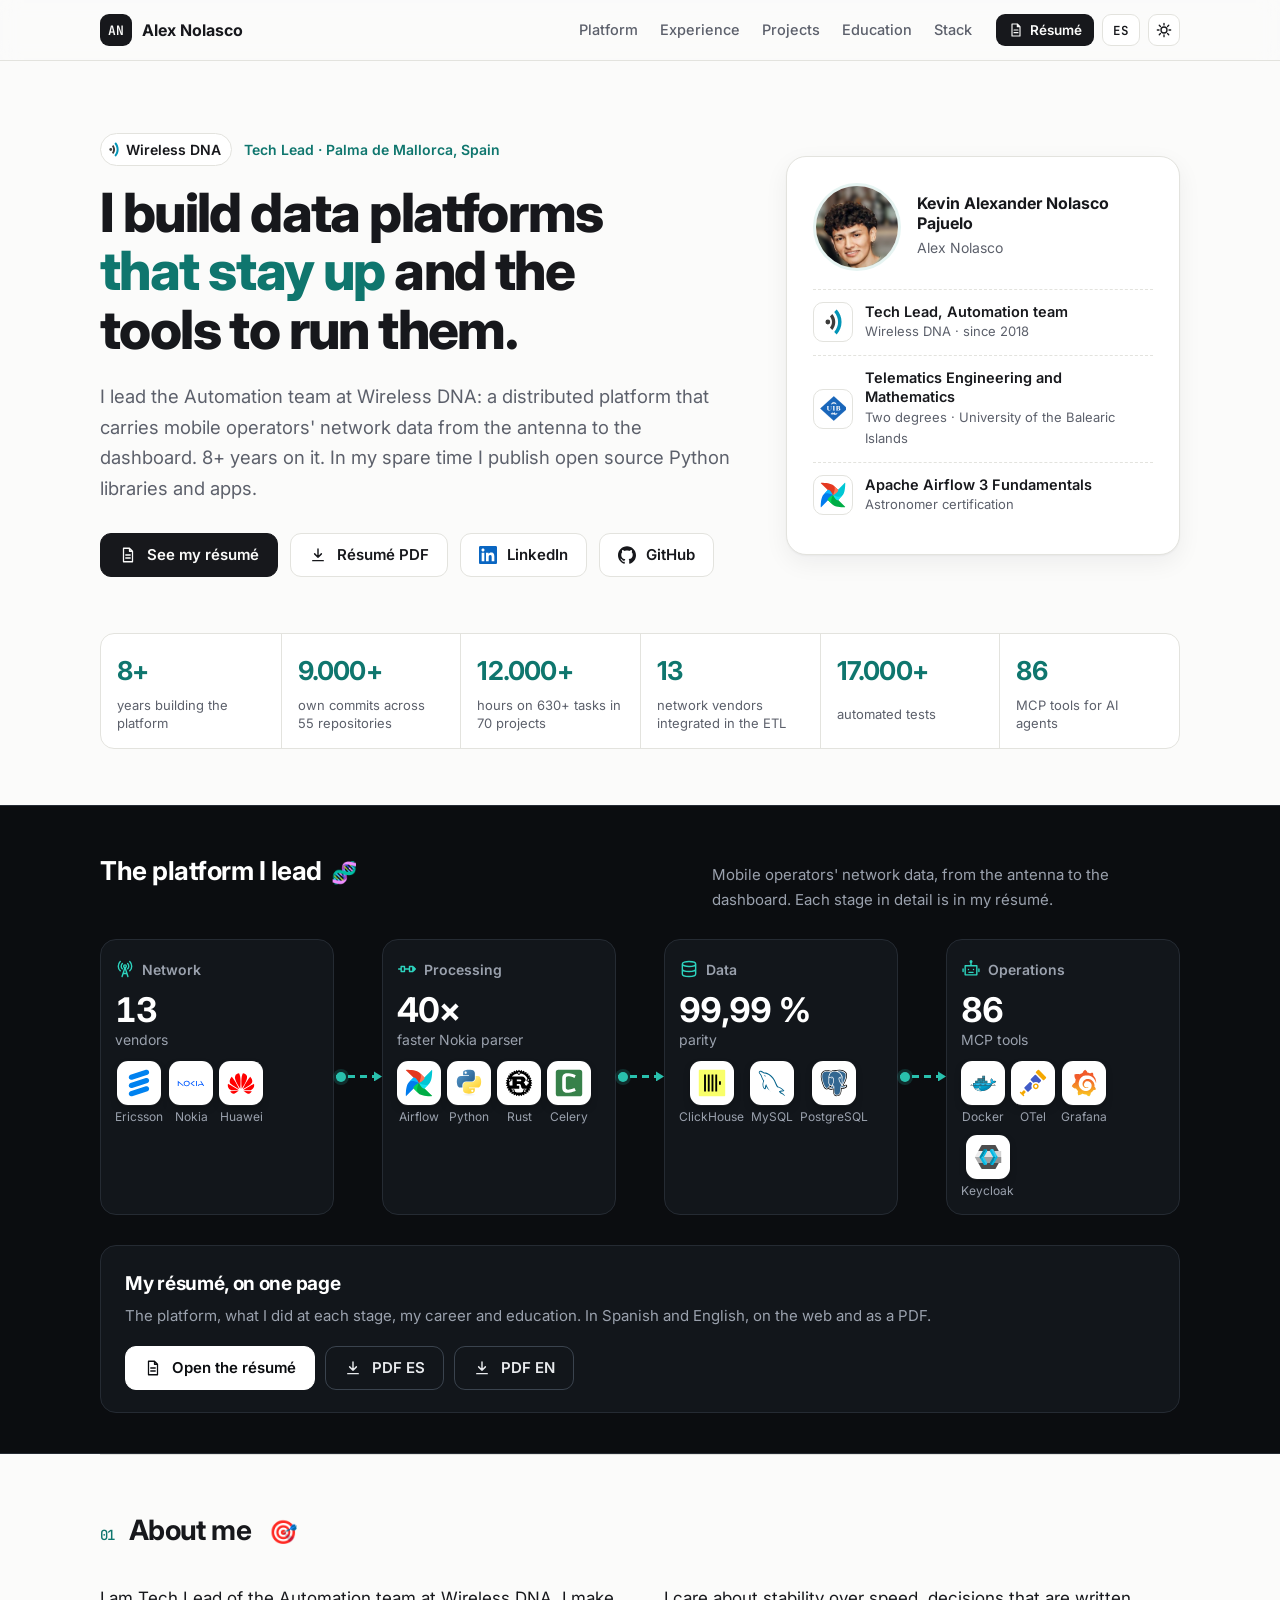
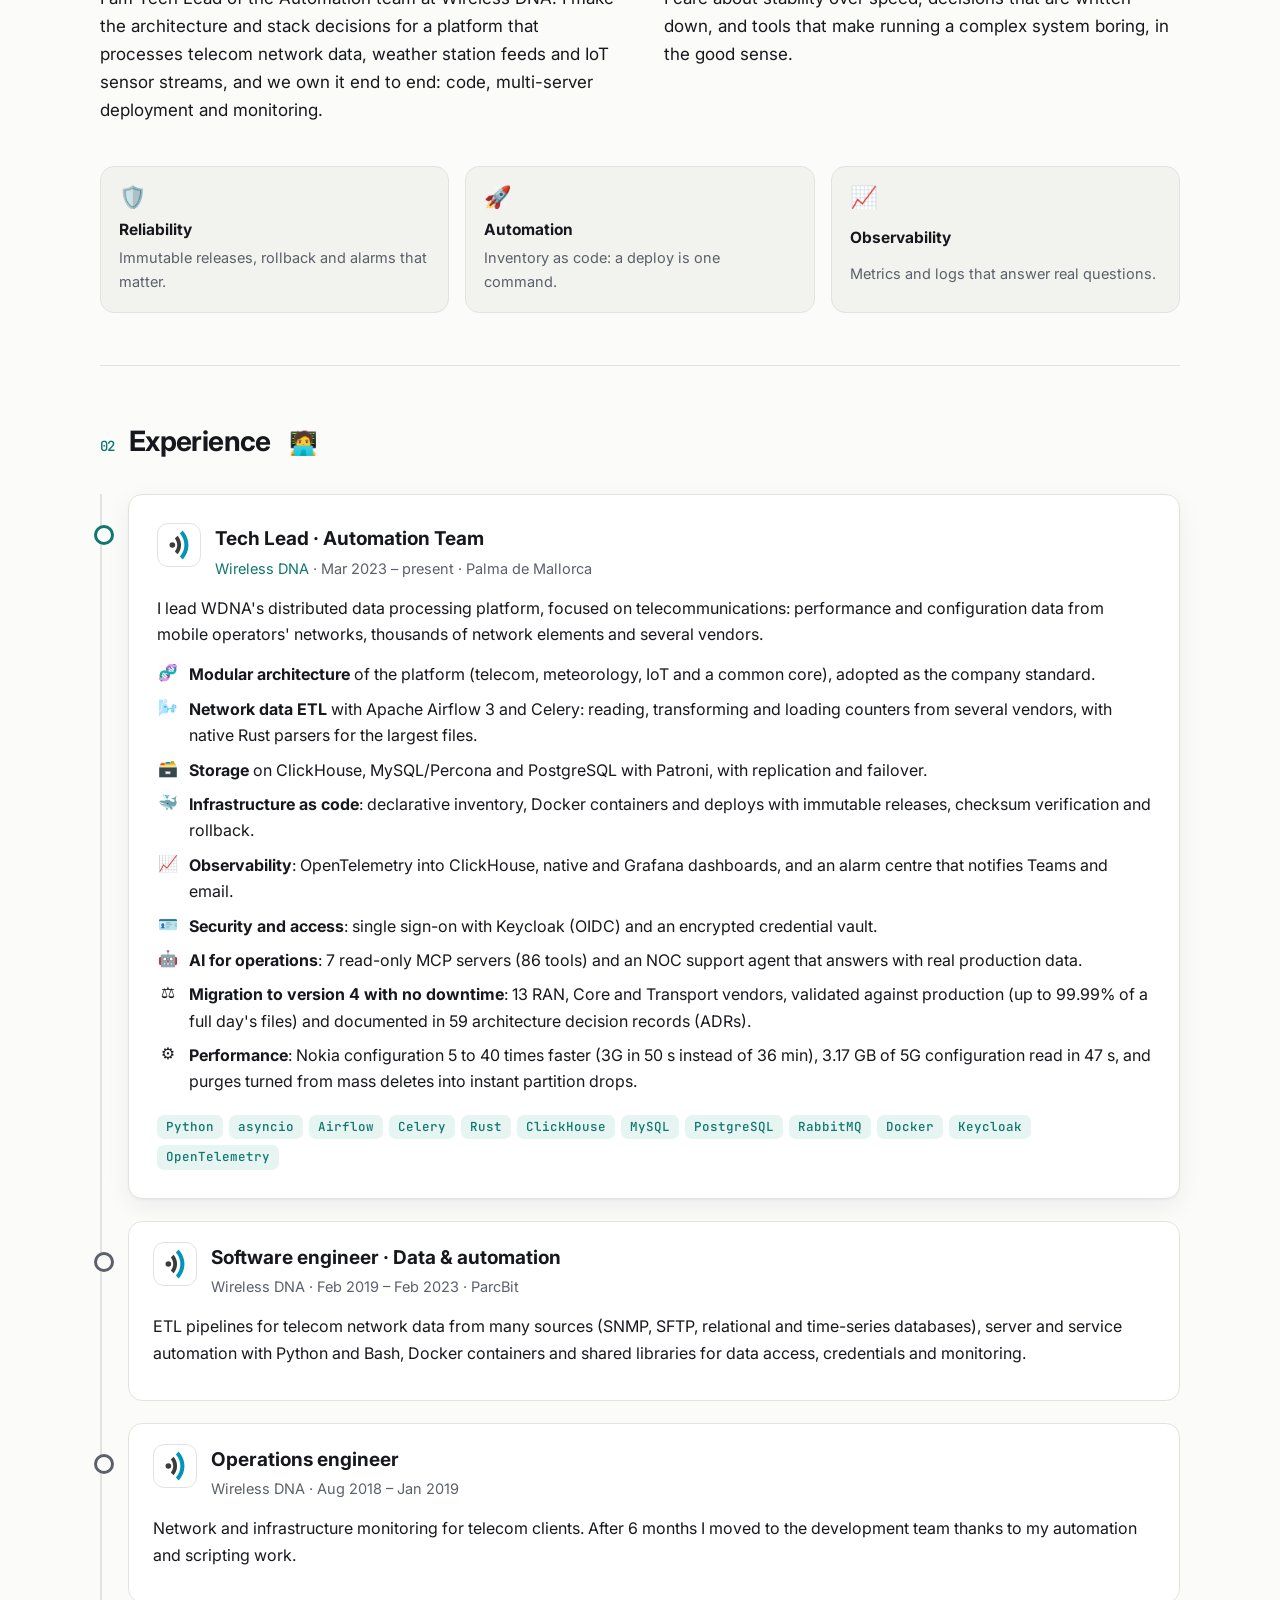
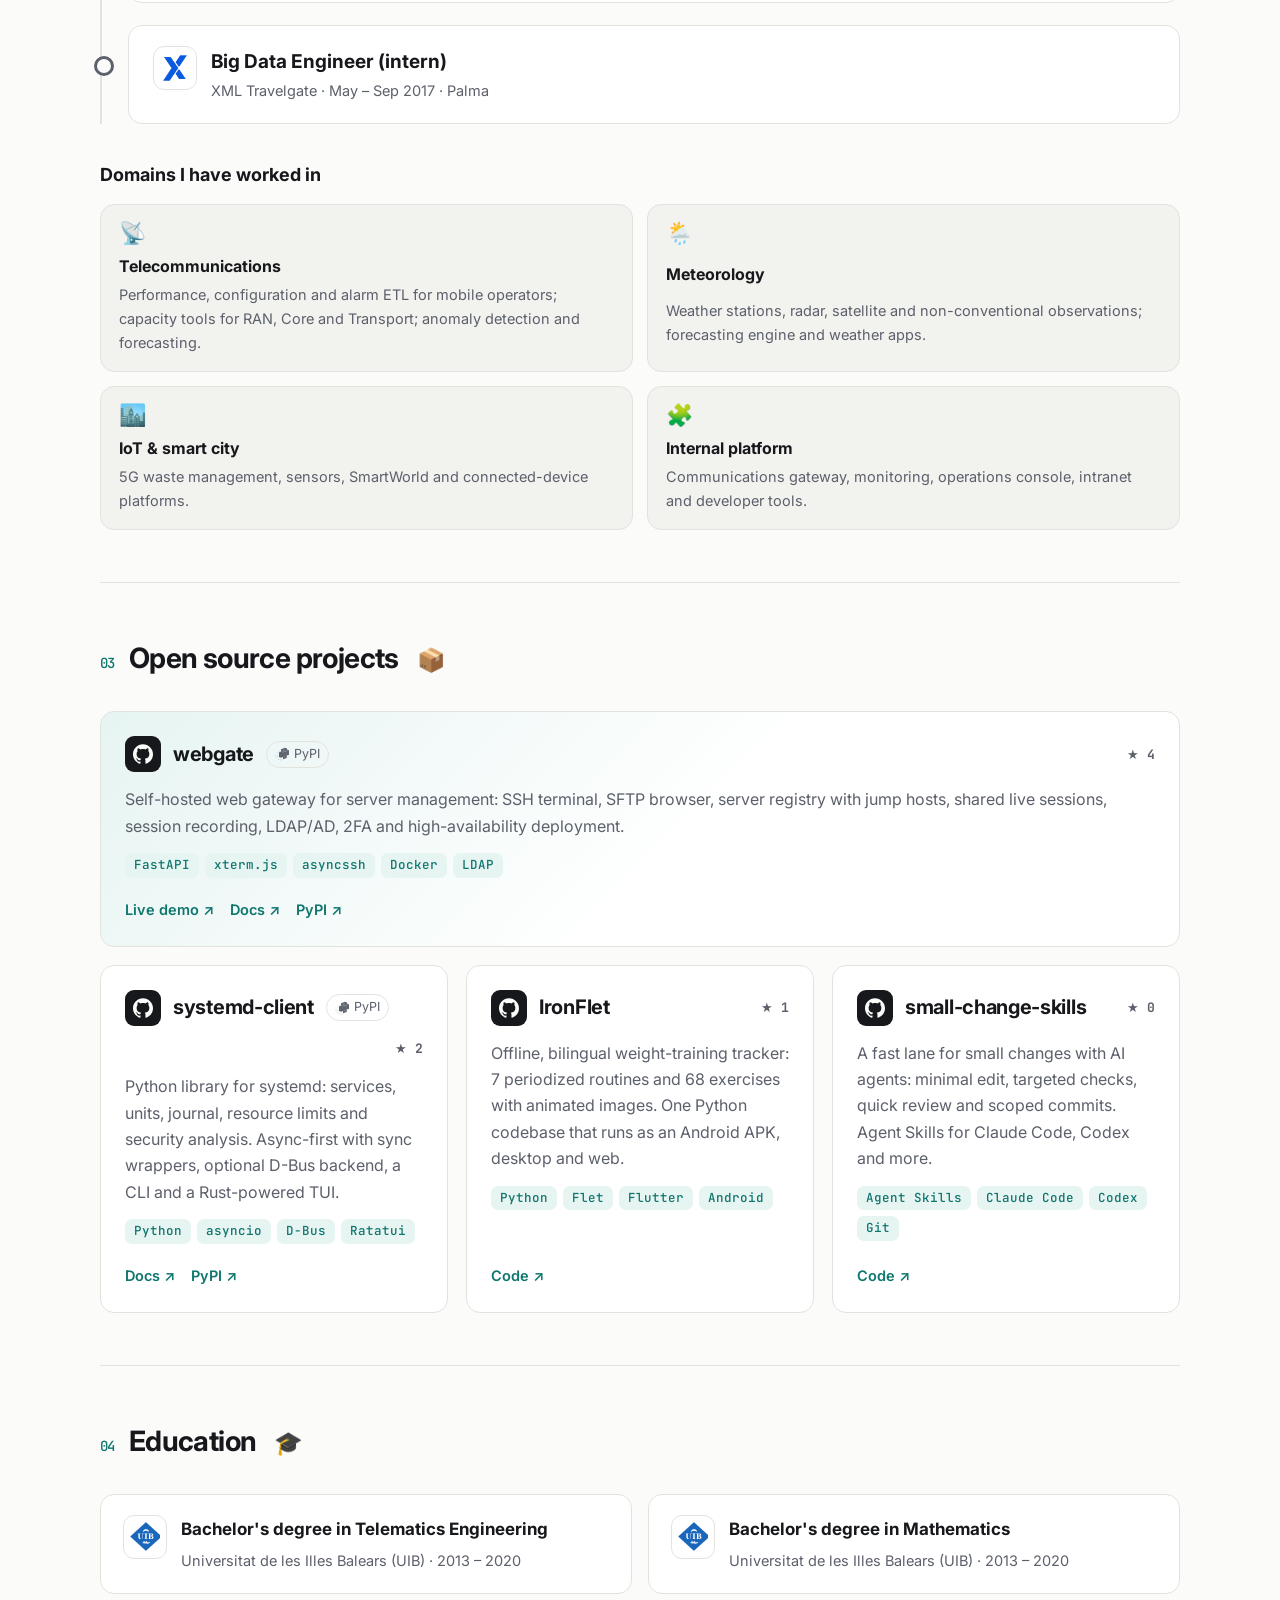
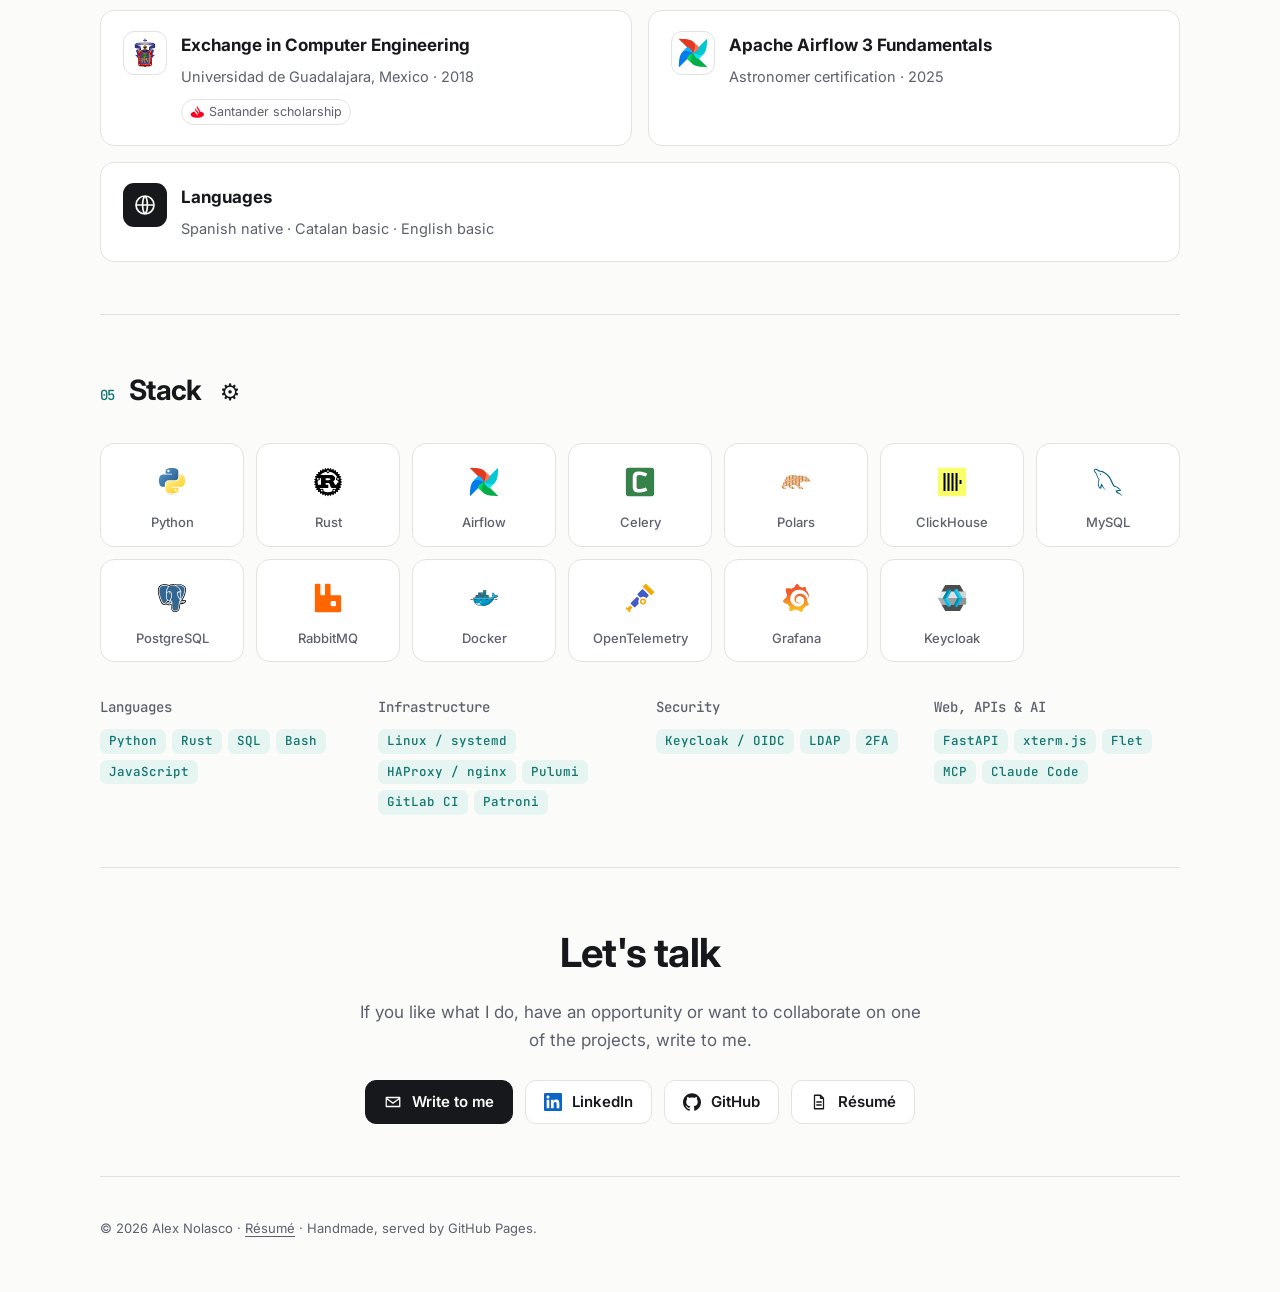
<file: index.html>
<!doctype html>
<html lang="es">
<head>
  <meta charset="utf-8">
  <meta name="viewport" content="width=device-width, initial-scale=1">
  <title>Alex Nolasco · Tech Lead, Python y datos</title>
  <meta name="description" content="Alex Nolasco: Tech Lead de una plataforma de datos de red de telecomunicaciones. Python, Airflow, ClickHouse y Rust, y herramientas open source.">
  <meta name="author" content="Kevin Alexander Nolasco Pajuelo">
  <meta property="og:type" content="website">
  <meta property="og:title" content="Alex Nolasco · Tech Lead, Python y datos">
  <meta property="og:description" content="La plataforma que dirijo, mis proyectos open source y mi CV.">
  <meta property="og:url" content="https://kalexnolasco.github.io/">
  <meta property="og:image" content="https://kalexnolasco.github.io/assets/alex.jpg">
  <link rel="canonical" href="https://kalexnolasco.github.io/">
  <link rel="icon" href="assets/favicon.svg" type="image/svg+xml">
  <link rel="preconnect" href="https://fonts.googleapis.com">
  <link rel="preconnect" href="https://fonts.gstatic.com" crossorigin>
  <link href="https://fonts.googleapis.com/css2?family=Inter:wght@300;400;500;600;700;800&family=JetBrains+Mono:wght@400;500&display=swap" rel="stylesheet">
  <link rel="stylesheet" href="assets/style.css">
  <link rel="stylesheet" href="assets/cv.css">
  <link rel="stylesheet" href="assets/home.css">
  <script>
    (function () {
      try {
        var t = localStorage.getItem("theme");
        if (t) document.documentElement.setAttribute("data-theme", t);
      } catch (e) {}
    })();
  </script>
</head>
<body class="cv home">
  <svg class="sprite" width="0" height="0" aria-hidden="true" focusable="false"><defs>
<symbol fill="none" stroke="currentColor" stroke-width="1.7" stroke-linecap="round" stroke-linejoin="round" id="n-cell" viewBox="0 0 24 24"><circle cx="12" cy="8.6" r="1.6"/><path d="M8.8 5.4a4.5 4.5 0 0 0 0 6.4M15.2 5.4a4.5 4.5 0 0 1 0 6.4M6.3 2.9a8 8 0 0 0 0 11.3M17.7 2.9a8 8 0 0 1 0 11.3M12 10.2 8.5 21M12 10.2 15.5 21M9.7 17.3h4.6"/></symbol>
<symbol fill="none" stroke="currentColor" stroke-width="1.7" stroke-linecap="round" stroke-linejoin="round" id="n-etl" viewBox="0 0 24 24"><path d="M2 12h3M9 12h6M19 12h3M5 9h4v6H5zM15 9h4v6h-4zM20 10l2 2-2 2"/></symbol>
<symbol fill="none" stroke="currentColor" stroke-width="1.7" stroke-linecap="round" stroke-linejoin="round" id="n-database" viewBox="0 0 24 24"><path d="M4 6c0-1.7 3.6-3 8-3s8 1.3 8 3-3.6 3-8 3-8-1.3-8-3zM4 6v12c0 1.7 3.6 3 8 3s8-1.3 8-3V6M4 12c0 1.7 3.6 3 8 3s8-1.3 8-3"/></symbol>
<symbol fill="none" stroke="currentColor" stroke-width="1.7" stroke-linecap="round" stroke-linejoin="round" id="n-agent" viewBox="0 0 24 24"><circle cx="12" cy="3" r="1"/><path d="M5 8h14v11H5zM12 4v4M9 12.5h.01M15 12.5h.01M9.5 16h5M2.5 12v3M21.5 12v3"/></symbol>
<symbol fill="none" stroke="currentColor" stroke-width="1.7" stroke-linecap="round" stroke-linejoin="round" id="n-container" viewBox="0 0 24 24"><path d="M12 3l8 4.5v9L12 21l-8-4.5v-9zM4 7.5l8 4.5 8-4.5M12 12v9"/></symbol>
<symbol fill="none" stroke="currentColor" stroke-width="1.7" stroke-linecap="round" stroke-linejoin="round" id="i-ch-email" viewBox="0 0 24 24"><path d="M3 6h18v12H3zM3 7l9 6.5L21 7"/></symbol>
<symbol fill="none" stroke="currentColor" stroke-width="1.7" stroke-linecap="round" stroke-linejoin="round" id="i-globe" viewBox="0 0 24 24"><path d="M12 3a9 9 0 1 0 0 18 9 9 0 0 0 0-18zM3 12h18M12 3c3.2 3.2 3.2 14.8 0 18M12 3c-3.2 3.2-3.2 14.8 0 18"/></symbol>
<symbol fill="none" stroke="currentColor" stroke-width="1.7" stroke-linecap="round" stroke-linejoin="round" id="i-book" viewBox="0 0 24 24"><path d="M5 4h10a2 2 0 0 1 2 2v14H7a2 2 0 0 1-2-2zM5 17a2 2 0 0 1 2-2h10M19 7v13"/></symbol>
<symbol fill="none" stroke="currentColor" stroke-width="1.7" stroke-linecap="round" stroke-linejoin="round" id="i-history" viewBox="0 0 24 24"><path d="M4 12a8 8 0 1 0 2.3-5.6M4 4v4h4M12 8v4l3 2"/></symbol>
<symbol fill="none" stroke="currentColor" stroke-width="1.7" stroke-linecap="round" stroke-linejoin="round" id="i-external" viewBox="0 0 24 24"><path d="M14 4h6v6M20 4l-9 9M18 14v6H4V6h6"/></symbol>
<symbol id="b-github" viewBox="0 0 24 24" fill="currentColor"><path d="M12 .297c-6.63 0-12 5.373-12 12 0 5.303 3.438 9.8 8.205 11.385.6.113.82-.258.82-.577 0-.285-.01-1.04-.015-2.04-3.338.724-4.042-1.61-4.042-1.61C4.422 18.07 3.633 17.7 3.633 17.7c-1.087-.744.084-.729.084-.729 1.205.084 1.838 1.236 1.838 1.236 1.07 1.835 2.809 1.305 3.495.998.108-.776.417-1.305.76-1.605-2.665-.3-5.466-1.332-5.466-5.93 0-1.31.465-2.38 1.235-3.22-.135-.303-.54-1.523.105-3.176 0 0 1.005-.322 3.3 1.23.96-.267 1.98-.399 3-.405 1.02.006 2.04.138 3 .405 2.28-1.552 3.285-1.23 3.285-1.23.645 1.653.24 2.873.12 3.176.765.84 1.23 1.91 1.23 3.22 0 4.61-2.805 5.625-5.475 5.92.42.36.81 1.096.81 2.22 0 1.606-.015 2.896-.015 3.286 0 .315.21.69.825.57C20.565 22.092 24 17.592 24 12.297c0-6.627-5.373-12-12-12"/></symbol><symbol id="b-pypi" viewBox="0 0 24 24" fill="currentColor"><path d="M23.922 13.58v3.912L20.55 18.72l-.078.055.052.037 3.45-1.256.026-.036v-3.997l-.053-.036-.025.092z M23.621 5.618l-3.04 1.107v3.912l3.339-1.215V5.509zM23.92 13.457V9.544l-3.336 1.215v3.913zM20.47 14.71V10.8L17.17 12v3.913zM17.034 19.996v-3.912l-3.313 1.206v3.912zM17.17 16.057v3.868l3.314-1.206V14.85l-3.314 1.206zm2.093 1.882c-.367.134-.663-.074-.663-.463s.296-.814.663-.947c.365-.133.662.075.662.464s-.297.814-.662.946z M13.225 9.315l.365-.132-3.285-1.197-3.323 1.21.102.037 3.184 1.16zM20.507 10.664V6.751L17.17 7.965v3.913zM17.058 11.918V8.005l-3.302 1.202v3.912zM13.643 9.246l-3.336 1.215v3.913l3.336-1.215zM6.907 13.165l3.322 1.209v-3.913L6.907 9.252z M10.34 7.873l3.281 1.193V5.198l-3.28-1.193zM20.507 2.715L17.19 3.922v3.913l3.317-1.207zM16.95 3.903L13.724 2.73l-3.269 1.19 3.225 1.174zM15.365 4.606l-1.624.592v3.868l3.317-1.207V3.991l-1.693.615zm-.391 2.778c-.367.134-.662-.074-.662-.464s.295-.813.662-.946c.366-.133.663.074.663.464s-.297.813-.663.946z M10.229 18.41v-3.914l-3.322-1.209V17.2zM13.678 17.182v-3.913l-3.371 1.227v3.913z M13.756 17.154l3.3-1.2V12.04l-3.3 1.2zM13.678 21.217l-3.371 1.227v-3.912h-.078v3.912l-3.322-1.209v-3.913l-.053-.058-.025-.06-3.336-1.21v-3.948l.034.013 3.287 1.196.015-.078-3.261-1.187 3.26-1.187v-.109L3.876 9.62l-.307-.112 3.26-1.188v.877l.079-.055V6.769l3.257 1.185.058-.061L7.084 6.75l-.102-.037 3.24-1.179v-.083L6.854 6.677v.018l-.025.018v1.523L3.44 9.47v.02l-.025.017v4.007l-3.39 1.233v.019L0 14.784v3.995l.025.037 3.4 1.237.008-.006.007.01 3.4 1.238.008-.006.006.01 3.4 1.237.014-.009.012.01 3.45-1.256.026-.037-.078-.027zM3.493 9.563l3.257 1.185-3.257 1.187V9.562zM3.4 19.96L.078 18.752v-3.913l2.361.86.96.349v3.913zm.015-3.99L.335 14.85l-.182-.066 3.262-1.187v2.374zm3.399 5.231l-3.321-1.209v-3.912l3.321 1.209v3.912zM23.791 5.434l-3.21-1.17v2.338zM20.387 2.643l-3.24-1.18-3.27 1.19 3.247 1.182z"/></symbol><symbol id="b-linkedin" viewBox="0 0 24 24" fill="currentColor"><path d="M20.447 20.452h-3.554v-5.569c0-1.328-.027-3.037-1.852-3.037-1.853 0-2.136 1.445-2.136 2.939v5.667H9.351V9h3.414v1.561h.046c.477-.9 1.637-1.85 3.37-1.85 3.601 0 4.267 2.37 4.267 5.455v6.286zM5.337 7.433c-1.144 0-2.063-.926-2.063-2.065 0-1.138.92-2.063 2.063-2.063 1.14 0 2.064.925 2.064 2.063 0 1.139-.925 2.065-2.064 2.065zm1.782 13.019H3.555V9h3.564v11.452zM22.225 0H1.771C.792 0 0 .774 0 1.729v20.542C0 23.227.792 24 1.771 24h20.451C23.2 24 24 23.227 24 22.271V1.729C24 .774 23.2 0 22.222 0h.003z"/></symbol>
<symbol fill="none" stroke="currentColor" stroke-width="1.7" stroke-linecap="round" stroke-linejoin="round" id="i-doc" viewBox="0 0 24 24"><path d="M6 3h8l4 4v14H6zM14 3v4h4M9 12h6M9 16h6"/></symbol><symbol fill="none" stroke="currentColor" stroke-width="1.9" stroke-linecap="round" stroke-linejoin="round" id="i-download" viewBox="0 0 24 24"><path d="M12 4v11m0 0-4.5-4.5M12 15l4.5-4.5M5 19.5h14"/></symbol>
</defs></svg>
  <a class="skip" href="#main" data-i18n="skip">Saltar al contenido</a>

  <header class="nav">
    <div class="wrap nav-in">
      <a class="brand" href="#top" aria-label="Inicio"><span class="brand-mark">AN</span><span class="brand-name">Alex Nolasco</span></a>
      <nav class="links" aria-label="Secciones">
        <a href="#plataforma" data-i18n="nav.platform">Plataforma</a>
        <a href="#experiencia" data-i18n="nav.work">Experiencia</a>
        <a href="#proyectos" data-i18n="nav.projects">Proyectos</a>
        <a href="#formacion" data-i18n="nav.edu">Formación</a>
        <a href="#stack" data-i18n="nav.stack">Stack</a>
      </nav>
      <div class="tools">
        <a class="nav-cv" href="cv.html"><svg class="ico" aria-hidden="true"><use href="#i-doc"/></svg><span data-i18n="nav.cv">Mi CV</span></a>
        <button class="chip" id="lang" type="button" aria-label="Switch to English">EN</button>
        <button class="chip icon" id="theme" type="button" aria-label="Cambiar tema">
          <svg class="i-sun" viewBox="0 0 24 24" width="16" height="16" aria-hidden="true"><circle cx="12" cy="12" r="4.5" fill="none" stroke="currentColor" stroke-width="2"/><path d="M12 2v2.5M12 19.5V22M2 12h2.5M19.5 12H22M4.9 4.9l1.8 1.8M17.3 17.3l1.8 1.8M4.9 19.1l1.8-1.8M17.3 6.7l1.8-1.8" stroke="currentColor" stroke-width="2" stroke-linecap="round"/></svg>
          <svg class="i-moon" viewBox="0 0 24 24" width="16" height="16" aria-hidden="true"><path d="M20 14.5A8 8 0 0 1 9.5 4a8 8 0 1 0 10.5 10.5z" fill="none" stroke="currentColor" stroke-width="2" stroke-linejoin="round"/></svg>
        </button>
      </div>
    </div>
  </header>

  <main id="main">
    <section class="hero wrap" id="top">
      <div class="hero-text">
        <p class="eyebrow"><span class="co-chip"><img src="assets/logos/wdna.svg" alt="" width="10" height="15">Wireless DNA</span> <span data-i18n="hero.eyebrow">Tech Lead · Palma de Mallorca</span></p>
        <h1 data-i18n-html="hero.title">Construyo plataformas de datos <span class="accent">que no se caen</span> y las herramientas para operarlas.</h1>
        <p class="lead" data-i18n="hero.lead">Lidero el equipo de Automatización de Wireless DNA: una plataforma distribuida que lleva los datos de red de operadores móviles de la antena al panel. Más de 8 años en ella. En mi tiempo libre publico librerías y aplicaciones open source en Python.</p>
        <div class="cta">
          <a class="btn primary" href="cv.html"><svg class="ico" aria-hidden="true"><use href="#i-doc"/></svg><span data-i18n="hero.cv">Ver mi CV</span></a>
          <a class="btn" id="pdf" href="assets/cv/CV-Kevin-Nolasco-ES.pdf" download><svg class="ico" aria-hidden="true"><use href="#i-download"/></svg><span><span class="hide-s" data-i18n="hero.pdfPre">CV en </span>PDF</span></a>
          <a class="btn icon-btn" href="https://www.linkedin.com/in/kalexnolasco/" target="_blank" rel="noopener" aria-label="LinkedIn"><svg class="ico brand-li" aria-hidden="true"><use href="#b-linkedin"/></svg><span class="hide-s">LinkedIn</span></a>
          <a class="btn icon-btn" href="https://github.com/kalexnolasco" target="_blank" rel="noopener" aria-label="GitHub"><svg class="ico" aria-hidden="true"><use href="#b-github"/></svg><span class="hide-s">GitHub</span></a>
        </div>
      </div>
      <div class="hero-card">
        <div class="hero-id">
          <img class="avatar" src="assets/alex.jpg" alt="Alex Nolasco" width="88" height="88" loading="eager">
          <div><b>Kevin Alexander Nolasco Pajuelo</b><span class="muted" data-i18n="facts.aka">Alex Nolasco</span></div>
        </div>
        <ul class="facts-list">
          <li><span class="org"><img src="assets/logos/wdna.svg" alt="" width="26" height="40"></span><div><b data-i18n="facts.roleV">Tech Lead, equipo de Automatización</b><span class="muted">Wireless DNA · <span data-i18n="facts.since">desde 2018</span></span></div></li>
          <li><span class="org"><img src="assets/logos/uib.svg" alt="" width="40" height="40"></span><div><b data-i18n="facts.eduV">Ingeniería Telemática y Matemáticas</b><span class="muted" data-i18n="facts.eduW">Dos grados · Universitat de les Illes Balears</span></span></div></li>
          <li><span class="org"><img src="assets/logos/airflow.svg" alt="" width="40" height="40"></span><div><b>Apache Airflow 3 Fundamentals</b><span class="muted" data-i18n="facts.cert">Certificación de Astronomer</span></div></li>
        </ul>
      </div>
    </section>

    <section class="wrap stats" aria-label="En cifras">
      <div class="stat"><b>8+</b><span data-i18n="st.years">años construyendo la plataforma</span></div>
      <div class="stat"><b>9.000+</b><span data-i18n="st.commits">commits propios en 55 repositorios</span></div>
      <div class="stat"><b>12.000+</b><span data-i18n="st.hours">horas en 630+ tareas de 70 proyectos</span></div>
      <div class="stat"><b>13</b><span data-i18n="st.vendors">fabricantes de red integrados en el ETL</span></div>
      <div class="stat"><b>17.000+</b><span data-i18n="st.tests">pruebas automáticas</span></div>
      <div class="stat"><b>86</b><span data-i18n="st.mcp">herramientas MCP para agentes de IA</span></div>
    </section>

    <section class="stage-band" id="plataforma" aria-labelledby="platform-title">
      <div class="wrap">
        <div class="band-head">
          <h2 id="platform-title"><span data-i18n="band.title">La plataforma que dirijo</span> <span class="emo" aria-hidden="true">🧬</span></h2>
          <p data-i18n="band.lead">Datos de red de operadores móviles, de la antena al panel. El detalle de cada etapa está en mi CV.</p>
        </div>
        <div class="pipeline static" aria-label="Etapas de la plataforma">
          <div class="stage">
            <span class="stage-name"><svg class="ico" aria-hidden="true"><use href="#n-cell"/></svg><span data-i18n="sg.red">Red</span></span>
            <span class="stage-fig"><b>13</b> <span data-i18n="sg.redF">fabricantes</span></span>
            <span class="logos">
              <span class="logo"><img src="assets/logos/ericsson.svg" alt="" width="40" height="40"><span>Ericsson</span></span>
              <span class="logo"><img src="assets/logos/nokia.svg" alt="" width="40" height="40"><span>Nokia</span></span>
              <span class="logo"><img src="assets/logos/huawei.svg" alt="" width="40" height="40"><span>Huawei</span></span>
            </span>
          </div>
          <span class="flow" aria-hidden="true"><i></i></span>
          <div class="stage">
            <span class="stage-name"><svg class="ico" aria-hidden="true"><use href="#n-etl"/></svg><span data-i18n="sg.proc">Procesamiento</span></span>
            <span class="stage-fig"><b>40×</b> <span data-i18n="sg.procF">parser Nokia más rápido</span></span>
            <span class="logos">
              <span class="logo"><img src="assets/logos/airflow.svg" alt="" width="40" height="40"><span>Airflow</span></span>
              <span class="logo"><img src="assets/logos/python.svg" alt="" width="40" height="40"><span>Python</span></span>
              <span class="logo"><img src="assets/logos/rust.svg" alt="" width="40" height="40"><span>Rust</span></span>
              <span class="logo"><img src="assets/logos/celery.svg" alt="" width="40" height="40"><span>Celery</span></span>
            </span>
          </div>
          <span class="flow" aria-hidden="true"><i></i></span>
          <div class="stage">
            <span class="stage-name"><svg class="ico" aria-hidden="true"><use href="#n-database"/></svg><span data-i18n="sg.data">Datos</span></span>
            <span class="stage-fig"><b>99,99&nbsp;%</b> <span data-i18n="sg.dataF">paridad</span></span>
            <span class="logos">
              <span class="logo"><img src="assets/logos/clickhouse.svg" alt="" width="40" height="40"><span>ClickHouse</span></span>
              <span class="logo"><img src="assets/logos/mysql.svg" alt="" width="40" height="40"><span>MySQL</span></span>
              <span class="logo"><img src="assets/logos/postgresql.svg" alt="" width="40" height="40"><span>PostgreSQL</span></span>
            </span>
          </div>
          <span class="flow" aria-hidden="true"><i></i></span>
          <div class="stage">
            <span class="stage-name"><svg class="ico" aria-hidden="true"><use href="#n-agent"/></svg><span data-i18n="sg.ops">Operación</span></span>
            <span class="stage-fig"><b>86</b> <span data-i18n="sg.opsF">herramientas MCP</span></span>
            <span class="logos">
              <span class="logo"><img src="assets/logos/docker.svg" alt="" width="40" height="40"><span>Docker</span></span>
              <span class="logo"><img src="assets/logos/opentelemetry.svg" alt="" width="40" height="40"><span title="OpenTelemetry">OTel</span></span>
              <span class="logo"><img src="assets/logos/grafana.svg" alt="" width="40" height="40"><span>Grafana</span></span>
              <span class="logo"><img src="assets/logos/keycloak.svg" alt="" width="40" height="40"><span>Keycloak</span></span>
            </span>
          </div>
        </div>
        <div class="cv-cta">
          <div>
            <b data-i18n="cvc.title">Mi CV, en una página</b>
            <span class="cv-cta-text" data-i18n="cvc.text">La plataforma, lo que hice en cada etapa, la trayectoria y la formación. En español y en inglés, en web y en PDF.</span>
          </div>
          <div class="cv-cta-btns">
            <a class="btn light" href="cv.html"><svg class="ico" aria-hidden="true"><use href="#i-doc"/></svg><span data-i18n="cvc.open">Abrir el CV</span></a>
            <a class="btn ghost" href="assets/cv/CV-Kevin-Nolasco-ES.pdf" download><svg class="ico" aria-hidden="true"><use href="#i-download"/></svg>PDF ES</a>
            <a class="btn ghost" href="assets/cv/CV-Kevin-Nolasco-EN.pdf" download><svg class="ico" aria-hidden="true"><use href="#i-download"/></svg>PDF EN</a>
          </div>
        </div>
      </div>
    </section>

    <section class="wrap section" id="sobre-mi">
      <h2 class="h2"><span class="num mono">01</span><span data-i18n="about.title">Sobre mí</span> <span class="emo" aria-hidden="true">🎯</span></h2>
      <div class="about">
        <p data-i18n="about.p1">Soy Tech Lead del equipo de Automatización de Wireless DNA. Tomo las decisiones de arquitectura y de stack de una plataforma que procesa datos de red de telecomunicaciones, de estaciones meteorológicas y de sensores IoT, y la llevamos de punta a punta: código, despliegue en varios servidores y monitorización.</p>
        <p data-i18n="about.p2">Me importan la estabilidad antes que la velocidad, las decisiones documentadas y las herramientas que hacen que operar un sistema complejo sea aburrido, en el buen sentido.</p>
        <ul class="pillars">
          <li><span class="pi" aria-hidden="true">🛡️</span><strong data-i18n="about.k1">Fiabilidad</strong><span data-i18n="about.v1">Releases inmutables, rollback y alarmas útiles.</span></li>
          <li><span class="pi" aria-hidden="true">🚀</span><strong data-i18n="about.k2">Automatización</strong><span data-i18n="about.v2">Inventario como código: un despliegue es un comando.</span></li>
          <li><span class="pi" aria-hidden="true">📈</span><strong data-i18n="about.k3">Observabilidad</strong><span data-i18n="about.v3">Métricas y logs que responden preguntas reales.</span></li>
        </ul>
      </div>
    </section>

    <section class="wrap section" id="experiencia">
      <h2 class="h2"><span class="num mono">02</span><span data-i18n="work.title">Experiencia</span> <span class="emo" aria-hidden="true">🧑‍💻</span></h2>
      <ol class="timeline">
        <li class="job">
          <header class="job-head role">
            <span class="org"><img src="assets/logos/wdna.svg" alt="" width="26" height="40"></span>
            <div>
              <h3 data-i18n="work.r1">Tech Lead · Equipo de Automatización</h3>
              <p class="muted"><a href="https://wdna.com" target="_blank" rel="noopener">Wireless DNA</a> · <span data-i18n="work.d1">mar. 2023 – actualidad</span> · Palma de Mallorca</p>
            </div>
          </header>
          <p data-i18n="work.intro">Lidero la plataforma distribuida de procesamiento de datos de WDNA, con foco en telecomunicaciones: datos de rendimiento y configuración de la red de operadores móviles, miles de elementos de red y varios fabricantes.</p>
          <ul class="ebullets">
            <li><span class="wi" aria-hidden="true">🧬</span><span data-i18n-html="work.b0"><strong>Arquitectura modular</strong> de la plataforma (telecom, meteorología, IoT y una base común), adoptada como estándar en la empresa.</span></li>
            <li><span class="wi" aria-hidden="true">🌬️</span><span data-i18n-html="work.b1"><strong>ETL de datos de red</strong> con Apache Airflow 3 y Celery: lectura, transformación y carga de contadores de varios fabricantes, con parsers nativos en Rust para los ficheros más grandes.</span></li>
            <li><span class="wi" aria-hidden="true">🗃️</span><span data-i18n-html="work.b2"><strong>Almacenamiento</strong> en ClickHouse, MySQL/Percona y PostgreSQL con Patroni, con replicación y recuperación ante fallos.</span></li>
            <li><span class="wi" aria-hidden="true">🐳</span><span data-i18n-html="work.b3"><strong>Infraestructura como código</strong>: inventario declarativo, contenedores Docker y despliegues con releases inmutables, verificación por checksum y rollback.</span></li>
            <li><span class="wi" aria-hidden="true">📈</span><span data-i18n-html="work.b4"><strong>Observabilidad</strong>: OpenTelemetry hacia ClickHouse, paneles propios y en Grafana, y un centro de alarmas con avisos a Teams y correo.</span></li>
            <li><span class="wi" aria-hidden="true">🪪</span><span data-i18n-html="work.b5"><strong>Seguridad y acceso</strong>: inicio de sesión único con Keycloak (OIDC) y un vault de credenciales cifradas.</span></li>
            <li><span class="wi" aria-hidden="true">🤖</span><span data-i18n-html="work.b6"><strong>IA aplicada a operaciones</strong>: 7 servidores MCP de solo lectura (86 herramientas) y un agente de soporte para el NOC que responde con datos reales de producción.</span></li>
            <li><span class="wi" aria-hidden="true">⚖️</span><span data-i18n-html="work.b7"><strong>Migración a la versión 4 sin parar el servicio</strong>: 13 fabricantes de RAN, Core y Transporte, validados frente a producción (hasta un 99,99 % de ficheros en un día completo) y documentados en 59 decisiones de arquitectura (ADR).</span></li>
            <li><span class="wi" aria-hidden="true">⚙️</span><span data-i18n-html="work.b8"><strong>Rendimiento</strong>: configuración Nokia de 5 a 40 veces más rápida (3G en 50 s frente a 36 min), 3,17 GB de configuración 5G leídos en 47 s, y purgas que pasan de borrados masivos a operaciones instantáneas con particionado.</span></li>
          </ul>
          <ul class="tags">
            <li>Python</li><li>asyncio</li><li>Airflow</li><li>Celery</li><li>Rust</li><li>ClickHouse</li><li>MySQL</li><li>PostgreSQL</li><li>RabbitMQ</li><li>Docker</li><li>Keycloak</li><li>OpenTelemetry</li>
          </ul>
        </li>
        <li class="job">
          <header class="job-head role">
            <span class="org"><img src="assets/logos/wdna.svg" alt="" width="26" height="40"></span>
            <div>
              <h3 data-i18n="work.r2">Ingeniero de software · Datos y automatización</h3>
              <p class="muted">Wireless DNA · <span data-i18n="work.d2">feb. 2019 – feb. 2023</span> · ParcBit</p>
            </div>
          </header>
          <p data-i18n="work.t2">Pipelines ETL para datos de redes de telecomunicaciones desde múltiples fuentes (SNMP, SFTP, bases relacionales y de series temporales), automatización de servidores y servicios con Python y Bash, contenedores Docker y librerías compartidas de acceso a datos, credenciales y monitorización.</p>
        </li>
        <li class="job">
          <header class="job-head role">
            <span class="org"><img src="assets/logos/wdna.svg" alt="" width="26" height="40"></span>
            <div>
              <h3 data-i18n="work.r3">Ingeniero de operaciones</h3>
              <p class="muted">Wireless DNA · <span data-i18n="work.d3">ago. 2018 – ene. 2019</span></p>
            </div>
          </header>
          <p data-i18n="work.t3">Monitorización de red e infraestructura para clientes de telecomunicaciones. A los 6 meses pasé al equipo de desarrollo por mi trabajo en automatización y scripting.</p>
        </li>
        <li class="job">
          <header class="job-head role">
            <span class="org"><img src="assets/logos/travelgate.png" alt="" width="40" height="40"></span>
            <div>
              <h3 data-i18n="work.r4">Big Data Engineer (prácticas)</h3>
              <p class="muted">XML Travelgate · <span data-i18n="work.d4">may. – sept. 2017</span> · Palma</p>
            </div>
          </header>
        </li>
      </ol>
      <h3 class="h3" data-i18n="dom.title">Ámbitos en los que he trabajado</h3>
      <div class="domains">
        <div class="domain"><span class="pi" aria-hidden="true">📡</span><b data-i18n="dom.t1">Telecomunicaciones</b><span data-i18n="dom.d1">ETL de rendimiento, configuración y alarmas de operadores móviles; herramientas de capacidad para RAN, Core y Transporte; detección de anomalías y previsión.</span></div>
        <div class="domain"><span class="pi" aria-hidden="true">🌦️</span><b data-i18n="dom.t2">Meteorología</b><span data-i18n="dom.d2">Estaciones meteorológicas, radar, satélite y observaciones no convencionales; motor de previsión y apps de meteo.</span></div>
        <div class="domain"><span class="pi" aria-hidden="true">🏙️</span><b data-i18n="dom.t3">IoT y ciudad inteligente</b><span data-i18n="dom.d3">Gestión de residuos con 5G, sensores, SmartWorld y plataformas de dispositivos conectados.</span></div>
        <div class="domain"><span class="pi" aria-hidden="true">🧩</span><b data-i18n="dom.t4">Plataforma interna</b><span data-i18n="dom.d4">Pasarela de comunicaciones, monitorización, consola de operación, intranet y herramientas de desarrollo.</span></div>
      </div>
    </section>

    <section class="wrap section" id="proyectos">
      <h2 class="h2"><span class="num mono">03</span><span data-i18n="projects.title">Proyectos open source</span> <span class="emo" aria-hidden="true">📦</span></h2>
      <div class="grid">
        <article class="card featured" data-repo="webgate">
          <div class="card-top">
            <span class="org ink"><svg class="ico" aria-hidden="true"><use href="#b-github"/></svg></span>
            <h3><a href="https://github.com/kalexnolasco/webgate" target="_blank" rel="noopener">webgate</a></h3>
            <span class="tag"><svg class="ico" aria-hidden="true"><use href="#b-pypi"/></svg>PyPI</span>
            <span class="stars mono" title="GitHub stars">★ <b>4</b></span>
          </div>
          <p data-i18n="p.webgate">Pasarela web autoalojada para administrar servidores: terminal SSH, explorador SFTP, registro de servidores con jump hosts, sesiones compartidas en directo, grabación de sesiones, LDAP/AD, 2FA y despliegue en alta disponibilidad.</p>
          <ul class="tags"><li>FastAPI</li><li>xterm.js</li><li>asyncssh</li><li>Docker</li><li>LDAP</li></ul>
          <div class="card-links">
            <a href="https://webgate-demo.fly.dev/" target="_blank" rel="noopener"><span data-i18n="links.demo">Demo en vivo</span> ↗</a>
            <a href="https://kalexnolasco.github.io/webgate/" target="_blank" rel="noopener"><span data-i18n="links.docs">Documentación</span> ↗</a>
            <a href="https://pypi.org/project/webgate/" target="_blank" rel="noopener">PyPI ↗</a>
          </div>
        </article>

        <article class="card" data-repo="systemd-client">
          <div class="card-top">
            <span class="org ink"><svg class="ico" aria-hidden="true"><use href="#b-github"/></svg></span>
            <h3><a href="https://github.com/kalexnolasco/systemd-client" target="_blank" rel="noopener">systemd-client</a></h3>
            <span class="tag"><svg class="ico" aria-hidden="true"><use href="#b-pypi"/></svg>PyPI</span>
            <span class="stars mono" title="GitHub stars">★ <b>2</b></span>
          </div>
          <p data-i18n="p.systemd">Librería de Python para systemd: servicios, unidades, journal, límites de recursos y análisis de seguridad. Asíncrona con envoltorios síncronos, backend D-Bus opcional, CLI y una TUI en Rust.</p>
          <ul class="tags"><li>Python</li><li>asyncio</li><li>D-Bus</li><li>Ratatui</li></ul>
          <div class="card-links">
            <a href="https://kalexnolasco.github.io/systemd-client/" target="_blank" rel="noopener"><span data-i18n="links.docs">Documentación</span> ↗</a>
            <a href="https://pypi.org/project/systemd-client/" target="_blank" rel="noopener">PyPI ↗</a>
          </div>
        </article>

        <article class="card" data-repo="ironflet">
          <div class="card-top">
            <span class="org ink"><svg class="ico" aria-hidden="true"><use href="#b-github"/></svg></span>
            <h3><a href="https://github.com/kalexnolasco/ironflet" target="_blank" rel="noopener">IronFlet</a></h3>
            <span class="stars mono" title="GitHub stars">★ <b>1</b></span>
          </div>
          <p data-i18n="p.ironflet">Registro de entrenamiento de fuerza, offline y bilingüe: 7 rutinas periodizadas y 68 ejercicios con imágenes animadas. Un único código Python que corre como APK de Android, escritorio y web.</p>
          <ul class="tags"><li>Python</li><li>Flet</li><li>Flutter</li><li>Android</li></ul>
          <div class="card-links">
            <a href="https://github.com/kalexnolasco/ironflet" target="_blank" rel="noopener"><span data-i18n="links.code">Código</span> ↗</a>
          </div>
        </article>

        <article class="card" data-repo="small-change-skills">
          <div class="card-top">
            <span class="org ink"><svg class="ico" aria-hidden="true"><use href="#b-github"/></svg></span>
            <h3><a href="https://github.com/kalexnolasco/small-change-skills" target="_blank" rel="noopener">small-change-skills</a></h3>
            <span class="stars mono" title="GitHub stars">★ <b>0</b></span>
          </div>
          <p data-i18n="p.skills">Un carril rápido para cambios pequeños con agentes de IA: edición mínima, comprobaciones dirigidas, revisión breve y commits acotados. Agent Skills para Claude Code, Codex y otros.</p>
          <ul class="tags"><li>Agent Skills</li><li>Claude Code</li><li>Codex</li><li>Git</li></ul>
          <div class="card-links">
            <a href="https://github.com/kalexnolasco/small-change-skills" target="_blank" rel="noopener"><span data-i18n="links.code">Código</span> ↗</a>
          </div>
        </article>
      </div>
    </section>

    <section class="wrap section" id="formacion">
      <h2 class="h2"><span class="num mono">04</span><span data-i18n="edu.title">Formación</span> <span class="emo" aria-hidden="true">🎓</span></h2>
      <div class="edu">
        <div class="edu-item item"><span class="org"><img src="assets/logos/uib.svg" alt="" width="40" height="40"></span><div><h3 data-i18n="edu.deg1">Grado en Ingeniería Telemática</h3><p class="muted">Universitat de les Illes Balears (UIB) · 2013 – 2020</p></div></div>
        <div class="edu-item item"><span class="org"><img src="assets/logos/uib.svg" alt="" width="40" height="40"></span><div><h3 data-i18n="edu.deg2">Grado en Matemáticas</h3><p class="muted">Universitat de les Illes Balears (UIB) · 2013 – 2020</p></div></div>
        <div class="edu-item item"><span class="org"><img src="assets/logos/udg.jpg" alt="" width="40" height="40"></span><div><h3 data-i18n="edu.exch">Intercambio en Ingeniería Informática</h3><p class="muted" data-i18n="edu.exchBy">Universidad de Guadalajara, México · 2018</p><span class="tag"><img src="assets/logos/santander.svg" alt="" width="14" height="14"><span data-i18n="edu.beca">Beca Santander</span></span></div></div>
        <div class="edu-item item"><span class="org"><img src="assets/logos/airflow.svg" alt="" width="40" height="40"></span><div><h3>Apache Airflow 3 Fundamentals</h3><p class="muted" data-i18n="edu.certBy">Certificación de Astronomer · 2025</p></div></div>
        <div class="edu-item item wide"><span class="org ink"><svg class="ico" aria-hidden="true"><use href="#i-globe"/></svg></span><div><h3 data-i18n="edu.lang">Idiomas</h3><p class="muted" data-i18n="edu.langV">Español nativo · Catalán básico · Inglés básico</p></div></div>
      </div>
    </section>

    <section class="wrap section" id="stack">
      <h2 class="h2"><span class="num mono">05</span><span data-i18n="stack.title">Stack</span> <span class="emo" aria-hidden="true">⚙️</span></h2>
      <div class="logo-wall">
        <span class="lw"><img src="assets/logos/python.svg" alt="" width="40" height="40"><span>Python</span></span>
        <span class="lw"><img src="assets/logos/rust.svg" alt="" width="40" height="40"><span>Rust</span></span>
        <span class="lw"><img src="assets/logos/airflow.svg" alt="" width="40" height="40"><span>Airflow</span></span>
        <span class="lw"><img src="assets/logos/celery.svg" alt="" width="40" height="40"><span>Celery</span></span>
        <span class="lw"><img src="assets/logos/polars.svg" alt="" width="40" height="40"><span>Polars</span></span>
        <span class="lw"><img src="assets/logos/clickhouse.svg" alt="" width="40" height="40"><span>ClickHouse</span></span>
        <span class="lw"><img src="assets/logos/mysql.svg" alt="" width="40" height="40"><span>MySQL</span></span>
        <span class="lw"><img src="assets/logos/postgresql.svg" alt="" width="40" height="40"><span>PostgreSQL</span></span>
        <span class="lw"><img src="assets/logos/rabbitmq.svg" alt="" width="40" height="40"><span>RabbitMQ</span></span>
        <span class="lw"><img src="assets/logos/docker.svg" alt="" width="40" height="40"><span>Docker</span></span>
        <span class="lw"><img src="assets/logos/opentelemetry.svg" alt="" width="40" height="40"><span>OpenTelemetry</span></span>
        <span class="lw"><img src="assets/logos/grafana.svg" alt="" width="40" height="40"><span>Grafana</span></span>
        <span class="lw"><img src="assets/logos/keycloak.svg" alt="" width="40" height="40"><span>Keycloak</span></span>
      </div>
      <div class="stack">
        <div><h3 data-i18n="stack.lang">Lenguajes</h3><ul class="tags"><li>Python</li><li>Rust</li><li>SQL</li><li>Bash</li><li>JavaScript</li></ul></div>
        <div><h3 data-i18n="stack.infra">Infraestructura</h3><ul class="tags"><li>Linux / systemd</li><li>HAProxy / nginx</li><li>Pulumi</li><li>GitLab CI</li><li>Patroni</li></ul></div>
        <div><h3 data-i18n="stack.obs">Seguridad</h3><ul class="tags"><li>Keycloak / OIDC</li><li>LDAP</li><li>2FA</li></ul></div>
        <div><h3 data-i18n="stack.web">Web, APIs e IA</h3><ul class="tags"><li>FastAPI</li><li>xterm.js</li><li>Flet</li><li>MCP</li><li>Claude Code</li></ul></div>
      </div>
    </section>

    <section class="wrap section close" id="contacto">
      <h2 data-i18n="contact.title">¿Hablamos?</h2>
      <p class="close-text" data-i18n="contact.text">Si te interesa lo que hago, tienes una oportunidad o quieres colaborar en alguno de los proyectos, escríbeme.</p>
      <div class="cta">
        <a class="btn primary" href="mailto:kalex.nolasco@gmail.com"><svg class="ico" aria-hidden="true"><use href="#i-ch-email"/></svg><span data-i18n="contact.mail">Escríbeme</span></a>
        <a class="btn" href="https://www.linkedin.com/in/kalexnolasco/" target="_blank" rel="noopener"><svg class="ico brand-li" aria-hidden="true"><use href="#b-linkedin"/></svg>LinkedIn</a>
        <a class="btn" href="https://github.com/kalexnolasco" target="_blank" rel="noopener"><svg class="ico" aria-hidden="true"><use href="#b-github"/></svg>GitHub</a>
        <a class="btn" href="cv.html"><svg class="ico" aria-hidden="true"><use href="#i-doc"/></svg><span data-i18n="contact.cv">Mi CV</span></a>
      </div>
    </section>
  </main>

  <footer class="wrap foot">
    <p class="muted foot-line">© <span id="year">2026</span> Alex Nolasco · <a href="cv.html" data-i18n="foot.cv">Currículum</a> · <span data-i18n="foot.made">Hecho a mano, servido por GitHub Pages.</span></p>
  </footer>

  <script src="assets/main.js" defer></script>
</body>
</html>
</file>
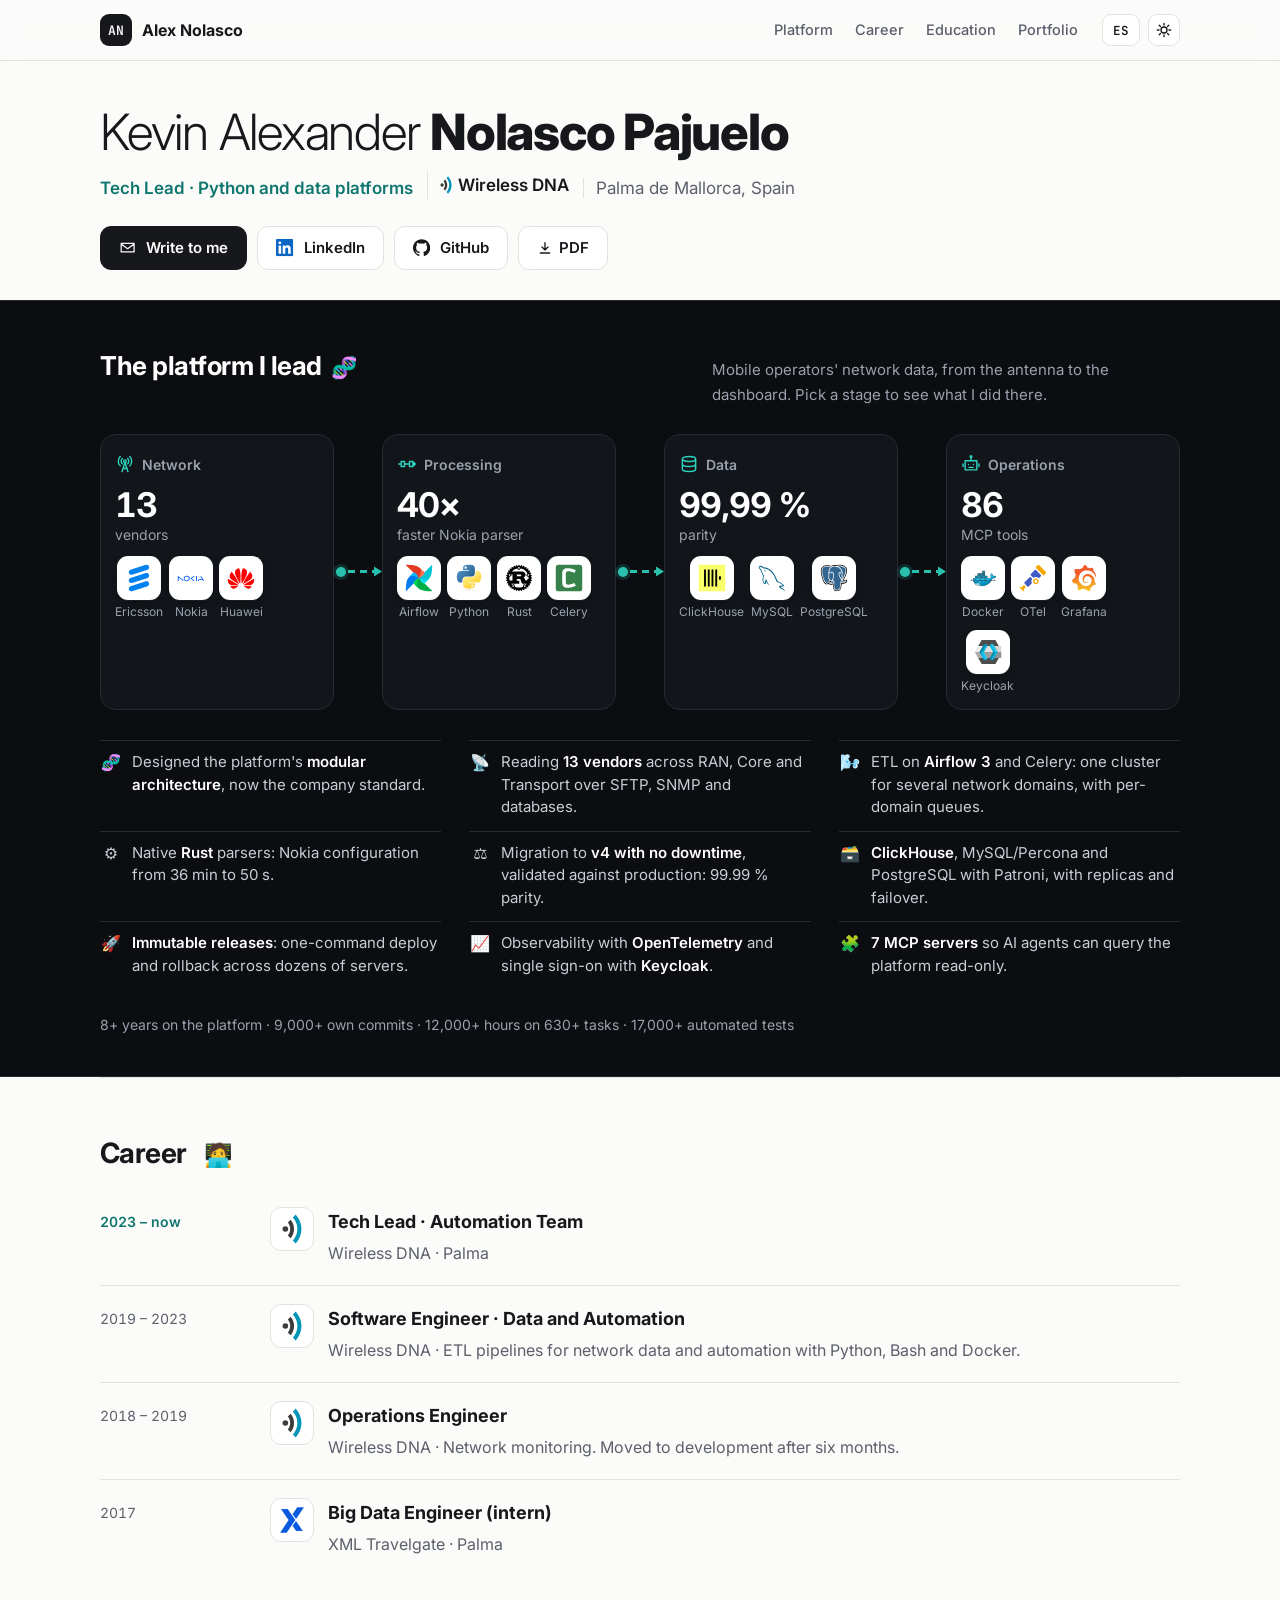
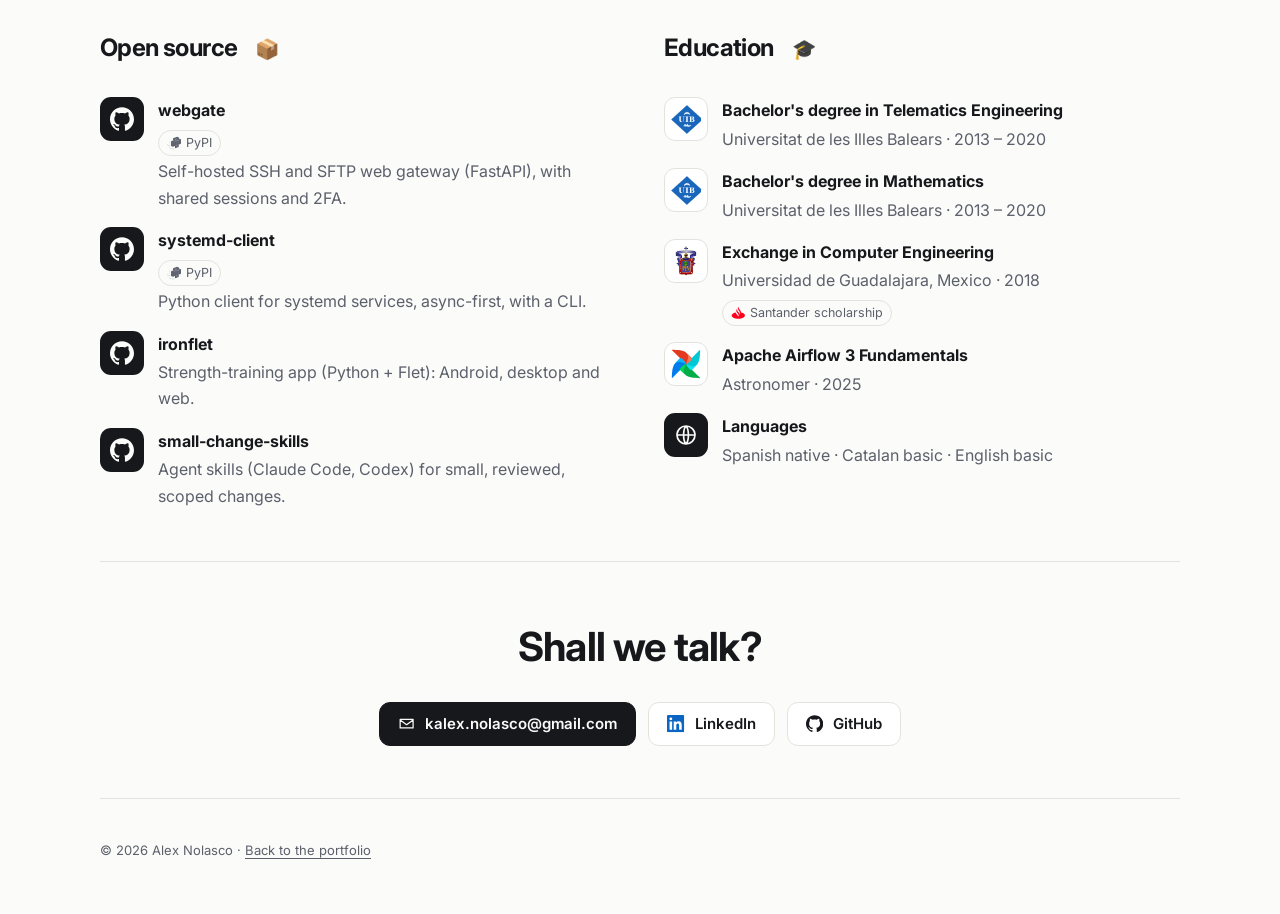
<file: cv.html>
<!doctype html>
<html lang="es">
<head>
  <meta charset="utf-8">
  <meta name="viewport" content="width=device-width, initial-scale=1">
  <title>Alex Nolasco · CV</title>
  <meta name="description" content="Currículum de Kevin Alexander Nolasco Pajuelo: Tech Lead de una plataforma de datos de red de telecomunicaciones. Python, Airflow, ClickHouse y Rust.">
  <meta name="author" content="Kevin Alexander Nolasco Pajuelo">
  <meta property="og:type" content="profile">
  <meta property="og:title" content="Alex Nolasco · CV · Tech Lead, Python y plataformas de datos">
  <meta property="og:description" content="La plataforma que dirijo, lo que he hecho en ella y cómo contactarme.">
  <meta property="og:url" content="https://kalexnolasco.github.io/cv.html">
  <meta property="og:image" content="https://kalexnolasco.github.io/assets/alex.jpg">
  <link rel="canonical" href="https://kalexnolasco.github.io/cv.html">
  <link rel="icon" href="assets/favicon.svg" type="image/svg+xml">
  <link rel="preconnect" href="https://fonts.googleapis.com">
  <link rel="preconnect" href="https://fonts.gstatic.com" crossorigin>
  <link href="https://fonts.googleapis.com/css2?family=Inter:wght@400;500;600;700;800&family=JetBrains+Mono:wght@400;500&display=swap" rel="stylesheet">
  <link rel="stylesheet" href="assets/style.css">
  <link rel="stylesheet" href="assets/cv.css">
  <script>
    (function () {
      try {
        var t = localStorage.getItem("theme");
        if (t) document.documentElement.setAttribute("data-theme", t);
      } catch (e) {}
    })();
  </script>
</head>
<body class="cv">
  <svg class="sprite" width="0" height="0" aria-hidden="true" focusable="false"><defs>
<symbol fill="none" stroke="currentColor" stroke-width="1.7" stroke-linecap="round" stroke-linejoin="round" id="n-cell" viewBox="0 0 24 24"><circle cx="12" cy="8.6" r="1.6"/><path d="M8.8 5.4a4.5 4.5 0 0 0 0 6.4M15.2 5.4a4.5 4.5 0 0 1 0 6.4M6.3 2.9a8 8 0 0 0 0 11.3M17.7 2.9a8 8 0 0 1 0 11.3M12 10.2 8.5 21M12 10.2 15.5 21M9.7 17.3h4.6"/></symbol>
<symbol fill="none" stroke="currentColor" stroke-width="1.7" stroke-linecap="round" stroke-linejoin="round" id="n-etl" viewBox="0 0 24 24"><path d="M2 12h3M9 12h6M19 12h3M5 9h4v6H5zM15 9h4v6h-4zM20 10l2 2-2 2"/></symbol>
<symbol fill="none" stroke="currentColor" stroke-width="1.7" stroke-linecap="round" stroke-linejoin="round" id="n-database" viewBox="0 0 24 24"><path d="M4 6c0-1.7 3.6-3 8-3s8 1.3 8 3-3.6 3-8 3-8-1.3-8-3zM4 6v12c0 1.7 3.6 3 8 3s8-1.3 8-3V6M4 12c0 1.7 3.6 3 8 3s8-1.3 8-3"/></symbol>
<symbol fill="none" stroke="currentColor" stroke-width="1.7" stroke-linecap="round" stroke-linejoin="round" id="n-agent" viewBox="0 0 24 24"><circle cx="12" cy="3" r="1"/><path d="M5 8h14v11H5zM12 4v4M9 12.5h.01M15 12.5h.01M9.5 16h5M2.5 12v3M21.5 12v3"/></symbol>
<symbol fill="none" stroke="currentColor" stroke-width="1.7" stroke-linecap="round" stroke-linejoin="round" id="n-container" viewBox="0 0 24 24"><path d="M12 3l8 4.5v9L12 21l-8-4.5v-9zM4 7.5l8 4.5 8-4.5M12 12v9"/></symbol>
<symbol fill="none" stroke="currentColor" stroke-width="1.7" stroke-linecap="round" stroke-linejoin="round" id="i-ch-email" viewBox="0 0 24 24"><path d="M3 6h18v12H3zM3 7l9 6.5L21 7"/></symbol>
<symbol fill="none" stroke="currentColor" stroke-width="1.7" stroke-linecap="round" stroke-linejoin="round" id="i-globe" viewBox="0 0 24 24"><path d="M12 3a9 9 0 1 0 0 18 9 9 0 0 0 0-18zM3 12h18M12 3c3.2 3.2 3.2 14.8 0 18M12 3c-3.2 3.2-3.2 14.8 0 18"/></symbol>
<symbol fill="none" stroke="currentColor" stroke-width="1.7" stroke-linecap="round" stroke-linejoin="round" id="i-book" viewBox="0 0 24 24"><path d="M5 4h10a2 2 0 0 1 2 2v14H7a2 2 0 0 1-2-2zM5 17a2 2 0 0 1 2-2h10M19 7v13"/></symbol>
<symbol fill="none" stroke="currentColor" stroke-width="1.7" stroke-linecap="round" stroke-linejoin="round" id="i-history" viewBox="0 0 24 24"><path d="M4 12a8 8 0 1 0 2.3-5.6M4 4v4h4M12 8v4l3 2"/></symbol>
<symbol fill="none" stroke="currentColor" stroke-width="1.7" stroke-linecap="round" stroke-linejoin="round" id="i-external" viewBox="0 0 24 24"><path d="M14 4h6v6M20 4l-9 9M18 14v6H4V6h6"/></symbol>
<symbol id="b-github" viewBox="0 0 24 24" fill="currentColor"><path d="M12 .297c-6.63 0-12 5.373-12 12 0 5.303 3.438 9.8 8.205 11.385.6.113.82-.258.82-.577 0-.285-.01-1.04-.015-2.04-3.338.724-4.042-1.61-4.042-1.61C4.422 18.07 3.633 17.7 3.633 17.7c-1.087-.744.084-.729.084-.729 1.205.084 1.838 1.236 1.838 1.236 1.07 1.835 2.809 1.305 3.495.998.108-.776.417-1.305.76-1.605-2.665-.3-5.466-1.332-5.466-5.93 0-1.31.465-2.38 1.235-3.22-.135-.303-.54-1.523.105-3.176 0 0 1.005-.322 3.3 1.23.96-.267 1.98-.399 3-.405 1.02.006 2.04.138 3 .405 2.28-1.552 3.285-1.23 3.285-1.23.645 1.653.24 2.873.12 3.176.765.84 1.23 1.91 1.23 3.22 0 4.61-2.805 5.625-5.475 5.92.42.36.81 1.096.81 2.22 0 1.606-.015 2.896-.015 3.286 0 .315.21.69.825.57C20.565 22.092 24 17.592 24 12.297c0-6.627-5.373-12-12-12"/></symbol><symbol id="b-pypi" viewBox="0 0 24 24" fill="currentColor"><path d="M23.922 13.58v3.912L20.55 18.72l-.078.055.052.037 3.45-1.256.026-.036v-3.997l-.053-.036-.025.092z M23.621 5.618l-3.04 1.107v3.912l3.339-1.215V5.509zM23.92 13.457V9.544l-3.336 1.215v3.913zM20.47 14.71V10.8L17.17 12v3.913zM17.034 19.996v-3.912l-3.313 1.206v3.912zM17.17 16.057v3.868l3.314-1.206V14.85l-3.314 1.206zm2.093 1.882c-.367.134-.663-.074-.663-.463s.296-.814.663-.947c.365-.133.662.075.662.464s-.297.814-.662.946z M13.225 9.315l.365-.132-3.285-1.197-3.323 1.21.102.037 3.184 1.16zM20.507 10.664V6.751L17.17 7.965v3.913zM17.058 11.918V8.005l-3.302 1.202v3.912zM13.643 9.246l-3.336 1.215v3.913l3.336-1.215zM6.907 13.165l3.322 1.209v-3.913L6.907 9.252z M10.34 7.873l3.281 1.193V5.198l-3.28-1.193zM20.507 2.715L17.19 3.922v3.913l3.317-1.207zM16.95 3.903L13.724 2.73l-3.269 1.19 3.225 1.174zM15.365 4.606l-1.624.592v3.868l3.317-1.207V3.991l-1.693.615zm-.391 2.778c-.367.134-.662-.074-.662-.464s.295-.813.662-.946c.366-.133.663.074.663.464s-.297.813-.663.946z M10.229 18.41v-3.914l-3.322-1.209V17.2zM13.678 17.182v-3.913l-3.371 1.227v3.913z M13.756 17.154l3.3-1.2V12.04l-3.3 1.2zM13.678 21.217l-3.371 1.227v-3.912h-.078v3.912l-3.322-1.209v-3.913l-.053-.058-.025-.06-3.336-1.21v-3.948l.034.013 3.287 1.196.015-.078-3.261-1.187 3.26-1.187v-.109L3.876 9.62l-.307-.112 3.26-1.188v.877l.079-.055V6.769l3.257 1.185.058-.061L7.084 6.75l-.102-.037 3.24-1.179v-.083L6.854 6.677v.018l-.025.018v1.523L3.44 9.47v.02l-.025.017v4.007l-3.39 1.233v.019L0 14.784v3.995l.025.037 3.4 1.237.008-.006.007.01 3.4 1.238.008-.006.006.01 3.4 1.237.014-.009.012.01 3.45-1.256.026-.037-.078-.027zM3.493 9.563l3.257 1.185-3.257 1.187V9.562zM3.4 19.96L.078 18.752v-3.913l2.361.86.96.349v3.913zm.015-3.99L.335 14.85l-.182-.066 3.262-1.187v2.374zm3.399 5.231l-3.321-1.209v-3.912l3.321 1.209v3.912zM23.791 5.434l-3.21-1.17v2.338zM20.387 2.643l-3.24-1.18-3.27 1.19 3.247 1.182z"/></symbol><symbol id="b-linkedin" viewBox="0 0 24 24" fill="currentColor"><path d="M20.447 20.452h-3.554v-5.569c0-1.328-.027-3.037-1.852-3.037-1.853 0-2.136 1.445-2.136 2.939v5.667H9.351V9h3.414v1.561h.046c.477-.9 1.637-1.85 3.37-1.85 3.601 0 4.267 2.37 4.267 5.455v6.286zM5.337 7.433c-1.144 0-2.063-.926-2.063-2.065 0-1.138.92-2.063 2.063-2.063 1.14 0 2.064.925 2.064 2.063 0 1.139-.925 2.065-2.064 2.065zm1.782 13.019H3.555V9h3.564v11.452zM22.225 0H1.771C.792 0 0 .774 0 1.729v20.542C0 23.227.792 24 1.771 24h20.451C23.2 24 24 23.227 24 22.271V1.729C24 .774 23.2 0 22.222 0h.003z"/></symbol>
</defs></svg>
  <a class="skip" href="#main" data-i18n="skip">Saltar al contenido</a>

  <header class="nav">
    <div class="wrap nav-in">
      <a class="brand" href="index.html" aria-label="Portafolio"><span class="brand-mark">AN</span><span class="brand-name">Alex Nolasco</span></a>
      <nav class="links" aria-label="Secciones">
        <a href="#plataforma" data-i18n="nav.platform">Plataforma</a>
        <a href="#trayectoria" data-i18n="nav.career">Trayectoria</a>
        <a href="#formacion" data-i18n="nav.edu">Formación</a>
        <a href="index.html" data-i18n="nav.portfolio">Portafolio</a>
      </nav>
      <div class="tools">
        <button class="chip" id="lang" type="button" aria-label="Switch to English">EN</button>
        <button class="chip icon" id="theme" type="button" aria-label="Cambiar tema">
          <svg class="i-sun" viewBox="0 0 24 24" width="16" height="16" aria-hidden="true"><circle cx="12" cy="12" r="4.5" fill="none" stroke="currentColor" stroke-width="2"/><path d="M12 2v2.5M12 19.5V22M2 12h2.5M19.5 12H22M4.9 4.9l1.8 1.8M17.3 17.3l1.8 1.8M4.9 19.1l1.8-1.8M17.3 6.7l1.8-1.8" stroke="currentColor" stroke-width="2" stroke-linecap="round"/></svg>
          <svg class="i-moon" viewBox="0 0 24 24" width="16" height="16" aria-hidden="true"><path d="M20 14.5A8 8 0 0 1 9.5 4a8 8 0 1 0 10.5 10.5z" fill="none" stroke="currentColor" stroke-width="2" stroke-linejoin="round"/></svg>
        </button>
      </div>
    </div>
  </header>

  <main id="main">
    <section class="who wrap" aria-labelledby="name">
      <div class="who-text">
        <h1 id="name">Kevin Alexander <b>Nolasco Pajuelo</b></h1>
        <p class="who-role"><span data-i18n="who.role">Tech Lead · Python y plataformas de datos</span> <span class="who-co"><img src="assets/logos/wdna.svg" alt="" width="12" height="18">Wireless DNA</span> <span class="who-place" data-i18n="who.place">Palma de Mallorca</span></p>
        <p class="print-only">kalex.nolasco@gmail.com · linkedin.com/in/kalexnolasco · kalexnolasco.github.io</p>
      </div>
      <div class="who-actions">
        <a class="btn primary" href="mailto:kalex.nolasco@gmail.com"><svg class="ico" aria-hidden="true"><use href="#i-ch-email"/></svg><span data-i18n="who.mail">Escríbeme</span></a>
        <a class="btn" href="https://www.linkedin.com/in/kalexnolasco" target="_blank" rel="noopener"><svg class="ico brand-li" aria-hidden="true"><use href="#b-linkedin"/></svg>LinkedIn</a>
        <a class="btn" href="https://github.com/kalexnolasco" target="_blank" rel="noopener"><svg class="ico" aria-hidden="true"><use href="#b-github"/></svg>GitHub</a>
        <a class="btn" id="pdf" href="assets/cv/CV-Kevin-Nolasco-ES.pdf" download>
          <svg viewBox="0 0 24 24" width="16" height="16" aria-hidden="true"><path d="M12 4v11m0 0-4.5-4.5M12 15l4.5-4.5M5 19.5h14" fill="none" stroke="currentColor" stroke-width="2" stroke-linecap="round" stroke-linejoin="round"/></svg>
          <span>PDF</span>
        </a>
      </div>
    </section>

    <section class="stage-band" id="plataforma" aria-labelledby="platform-title">
      <div class="wrap">
        <div class="band-head">
          <h2 id="platform-title"><span data-i18n="band.title">La plataforma que dirijo</span> <span class="emo" aria-hidden="true">🧬</span></h2>
          <p data-i18n="band.lead">Datos de red de operadores móviles, de la antena al panel. Toca una etapa para ver lo que hice en ella.</p>
        </div>

        <div class="pipeline" role="group" aria-label="Etapas de la plataforma">
          <button class="stage" type="button" data-stage="red" aria-pressed="false">
            <span class="stage-name"><svg class="ico" aria-hidden="true"><use href="#n-cell"/></svg><span data-i18n="st.red">Red</span></span>
            <span class="stage-fig"><b>13</b> <span data-i18n="st.redF">fabricantes</span></span>
            <span class="logos">
              <span class="logo"><img src="assets/logos/ericsson.svg" alt="" width="40" height="40"><span>Ericsson</span></span>
              <span class="logo"><img src="assets/logos/nokia.svg" alt="" width="40" height="40"><span>Nokia</span></span>
              <span class="logo"><img src="assets/logos/huawei.svg" alt="" width="40" height="40"><span>Huawei</span></span>
            </span>
          </button>
          <span class="flow" aria-hidden="true"><i></i></span>
          <button class="stage" type="button" data-stage="proc" aria-pressed="false">
            <span class="stage-name"><svg class="ico" aria-hidden="true"><use href="#n-etl"/></svg><span data-i18n="st.proc">Procesamiento</span></span>
            <span class="stage-fig"><b>40×</b> <span data-i18n="st.procF">parser Nokia más rápido</span></span>
            <span class="logos">
              <span class="logo"><img src="assets/logos/airflow.svg" alt="" width="40" height="40"><span>Airflow</span></span>
              <span class="logo"><img src="assets/logos/python.svg" alt="" width="40" height="40"><span>Python</span></span>
              <span class="logo"><img src="assets/logos/rust.svg" alt="" width="40" height="40"><span>Rust</span></span>
              <span class="logo"><img src="assets/logos/celery.svg" alt="" width="40" height="40"><span>Celery</span></span>
            </span>
          </button>
          <span class="flow" aria-hidden="true"><i></i></span>
          <button class="stage" type="button" data-stage="data" aria-pressed="false">
            <span class="stage-name"><svg class="ico" aria-hidden="true"><use href="#n-database"/></svg><span data-i18n="st.data">Datos</span></span>
            <span class="stage-fig"><b>99,99&nbsp;%</b> <span data-i18n="st.dataF">paridad</span></span>
            <span class="logos">
              <span class="logo"><img src="assets/logos/clickhouse.svg" alt="" width="40" height="40"><span>ClickHouse</span></span>
              <span class="logo"><img src="assets/logos/mysql.svg" alt="" width="40" height="40"><span>MySQL</span></span>
              <span class="logo"><img src="assets/logos/postgresql.svg" alt="" width="40" height="40"><span>PostgreSQL</span></span>
            </span>
          </button>
          <span class="flow" aria-hidden="true"><i></i></span>
          <button class="stage" type="button" data-stage="ops" aria-pressed="false">
            <span class="stage-name"><svg class="ico" aria-hidden="true"><use href="#n-agent"/></svg><span data-i18n="st.ops">Operación</span></span>
            <span class="stage-fig"><b>86</b> <span data-i18n="st.opsF">herramientas MCP</span></span>
            <span class="logos">
              <span class="logo"><img src="assets/logos/docker.svg" alt="" width="40" height="40"><span>Docker</span></span>
              <span class="logo"><img src="assets/logos/opentelemetry.svg" alt="" width="40" height="40"><span title="OpenTelemetry">OTel</span></span>
              <span class="logo"><img src="assets/logos/grafana.svg" alt="" width="40" height="40"><span>Grafana</span></span>
              <span class="logo"><img src="assets/logos/keycloak.svg" alt="" width="40" height="40"><span>Keycloak</span></span>
            </span>
          </button>
        </div>

        <ul class="wins" aria-live="polite">
          <li data-stage="all"><span class="wi" aria-hidden="true">🧬</span><span data-i18n-html="w.arch">Diseñé la <b>arquitectura modular</b> de la plataforma, hoy estándar de la empresa.</span></li>
          <li data-stage="red"><span class="wi" aria-hidden="true">📡</span><span data-i18n-html="w.red">Lectura de <b>13 fabricantes</b> de RAN, Core y Transporte por SFTP, SNMP y bases de datos.</span></li>
          <li data-stage="proc"><span class="wi" aria-hidden="true">🌬️</span><span data-i18n-html="w.airflow">ETL en <b>Airflow 3</b> y Celery: un clúster para varios dominios de red, con colas por dominio.</span></li>
          <li data-stage="proc"><span class="wi" aria-hidden="true">⚙️</span><span data-i18n-html="w.rust">Parsers nativos en <b>Rust</b>: configuración Nokia de 36 min a 50 s.</span></li>
          <li data-stage="data"><span class="wi" aria-hidden="true">⚖️</span><span data-i18n-html="w.v4">Migración a <b>v4 sin cortes</b>, validada contra producción: 99,99&nbsp;% de paridad.</span></li>
          <li data-stage="data"><span class="wi" aria-hidden="true">🗃️</span><span data-i18n-html="w.db"><b>ClickHouse</b>, MySQL/Percona y PostgreSQL con Patroni, con réplicas y failover.</span></li>
          <li data-stage="ops"><span class="wi" aria-hidden="true">🚀</span><span data-i18n-html="w.deploy"><b>Releases inmutables</b>: despliegue y vuelta atrás en un comando sobre decenas de servidores.</span></li>
          <li data-stage="ops"><span class="wi" aria-hidden="true">📈</span><span data-i18n-html="w.obs">Observabilidad con <b>OpenTelemetry</b> y acceso único con <b>Keycloak</b>.</span></li>
          <li data-stage="ops"><span class="wi" aria-hidden="true">🧩</span><span data-i18n-html="w.mcp"><b>7 servidores MCP</b> para que agentes de IA consulten la plataforma en solo lectura.</span></li>
        </ul>
        <p class="band-foot" data-i18n="band.foot">8+ años en la plataforma · 9.000+ commits propios · 12.000+ horas en 630+ tareas · 17.000+ pruebas automáticas</p>
      </div>
    </section>

    <section class="section wrap" id="trayectoria" aria-labelledby="career-title">
      <h2 class="h2" id="career-title"><span data-i18n="career.title">Trayectoria</span> <span class="emo" aria-hidden="true">🧑‍💻</span></h2>
      <ol class="career">
        <li>
          <span class="when" data-i18n="c1.when">2023 – hoy</span>
          <div class="role"><span class="org"><img src="assets/logos/wdna.svg" alt="" width="26" height="40"></span><div>
            <h3 data-i18n="c1.role">Tech Lead · Equipo de Automatización</h3>
            <p class="muted">Wireless DNA · Palma</p>
          </div></div>
        </li>
        <li>
          <span class="when">2019 – 2023</span>
          <div class="role"><span class="org"><img src="assets/logos/wdna.svg" alt="" width="26" height="40"></span><div>
            <h3 data-i18n="c2.role">Ingeniero de software · Datos y automatización</h3>
            <p class="muted" data-i18n="c2.what">Wireless DNA · Pipelines ETL de datos de red y automatización con Python, Bash y Docker.</p>
          </div></div>
        </li>
        <li>
          <span class="when">2018 – 2019</span>
          <div class="role"><span class="org"><img src="assets/logos/wdna.svg" alt="" width="26" height="40"></span><div>
            <h3 data-i18n="c3.role">Ingeniero de operaciones</h3>
            <p class="muted" data-i18n="c3.what">Wireless DNA · Monitorización de red. A los seis meses pasé a desarrollo.</p>
          </div></div>
        </li>
        <li>
          <span class="when">2017</span>
          <div class="role"><span class="org"><img src="assets/logos/travelgate.png" alt="" width="40" height="40"></span><div>
            <h3 data-i18n="c4.role">Big Data Engineer (prácticas)</h3>
            <p class="muted">XML Travelgate · Palma</p>
          </div></div>
        </li>
      </ol>
    </section>

    <section class="section wrap split" aria-label="Open source y formación">
      <div>
        <h2 class="h2"><span data-i18n="os.title">Open source</span> <span class="emo" aria-hidden="true">📦</span></h2>
        <ul class="plain">
          <li class="item"><span class="org ink"><svg class="ico" aria-hidden="true"><use href="#b-github"/></svg></span><div><a href="https://github.com/kalexnolasco/webgate" target="_blank" rel="noopener"><b>webgate</b></a> <span class="tag"><svg class="ico" aria-hidden="true"><use href="#b-pypi"/></svg>PyPI</span>
            <span class="muted" data-i18n="os.webgate">Pasarela web SSH y SFTP autoalojada (FastAPI), con sesiones compartidas y 2FA.</span></div></li>
          <li class="item"><span class="org ink"><svg class="ico" aria-hidden="true"><use href="#b-github"/></svg></span><div><a href="https://github.com/kalexnolasco/systemd-client" target="_blank" rel="noopener"><b>systemd-client</b></a> <span class="tag"><svg class="ico" aria-hidden="true"><use href="#b-pypi"/></svg>PyPI</span>
            <span class="muted" data-i18n="os.systemd">Cliente de Python para servicios systemd, asíncrono, con CLI.</span></div></li>
          <li class="item"><span class="org ink"><svg class="ico" aria-hidden="true"><use href="#b-github"/></svg></span><div><a href="https://github.com/kalexnolasco/ironflet" target="_blank" rel="noopener"><b>ironflet</b></a>
            <span class="muted" data-i18n="os.ironflet">App de entrenamiento de fuerza (Python + Flet): Android, escritorio y web.</span></div></li>
          <li class="item"><span class="org ink"><svg class="ico" aria-hidden="true"><use href="#b-github"/></svg></span><div><a href="https://github.com/kalexnolasco/small-change-skills" target="_blank" rel="noopener"><b>small-change-skills</b></a>
            <span class="muted" data-i18n="os.skills">Skills para agentes de IA (Claude Code, Codex): cambios pequeños, revisados y acotados.</span></div></li>
        </ul>
      </div>
      <div id="formacion">
        <h2 class="h2"><span data-i18n="edu.title">Formación</span> <span class="emo" aria-hidden="true">🎓</span></h2>
        <ul class="plain edu-list">
          <li class="item"><span class="org"><img src="assets/logos/uib.svg" alt="" width="40" height="40"></span><div><b data-i18n="e.tel">Grado en Ingeniería Telemática</b> <span class="muted">Universitat de les Illes Balears · 2013 – 2020</span></div></li>
          <li class="item"><span class="org"><img src="assets/logos/uib.svg" alt="" width="40" height="40"></span><div><b data-i18n="e.mat">Grado en Matemáticas</b> <span class="muted">Universitat de les Illes Balears · 2013 – 2020</span></div></li>
          <li class="item"><span class="org"><img src="assets/logos/udg.jpg" alt="" width="40" height="40"></span><div><b data-i18n="e.exch">Intercambio en Ingeniería Informática</b> <span class="muted" data-i18n="e.exchW">Universidad de Guadalajara, México · 2018</span> <span class="tag"><img src="assets/logos/santander.svg" alt="" width="14" height="14"><span data-i18n="e.beca">Beca Santander</span></span></div></li>
          <li class="item"><span class="org"><img src="assets/logos/airflow.svg" alt="" width="40" height="40"></span><div><b>Apache Airflow 3 Fundamentals</b> <span class="muted" data-i18n="e.cert">Astronomer · 2025</span></div></li>
          <li class="item"><span class="org ink"><svg class="ico" aria-hidden="true"><use href="#i-globe"/></svg></span><div><b data-i18n="e.lang">Idiomas</b> <span class="muted" data-i18n="e.langV">Español nativo · Catalán básico · Inglés básico</span></div></li>
        </ul>
      </div>
    </section>

    <section class="section wrap close" aria-labelledby="close-title">
      <h2 id="close-title" data-i18n="close.title">¿Hablamos?</h2>
      <div class="cta">
        <a class="btn primary" href="mailto:kalex.nolasco@gmail.com"><svg class="ico" aria-hidden="true"><use href="#i-ch-email"/></svg>kalex.nolasco@gmail.com</a>
        <a class="btn" href="https://www.linkedin.com/in/kalexnolasco" target="_blank" rel="noopener"><svg class="ico brand-li" aria-hidden="true"><use href="#b-linkedin"/></svg>LinkedIn</a>
        <a class="btn" href="https://github.com/kalexnolasco" target="_blank" rel="noopener"><svg class="ico" aria-hidden="true"><use href="#b-github"/></svg>GitHub</a>
      </div>
    </section>
  </main>

  <footer class="wrap foot">
    <p class="muted foot-line">© <span id="year">2026</span> Alex Nolasco · <a href="index.html" data-i18n="foot.back">Volver al portafolio</a></p>
  </footer>
  <script src="assets/cv.js" defer></script>
</body>
</html>
</file>
<file: assets/style.css>
:root {
  --bg: #fbfbfa;
  --bg-2: #f2f2ef;
  --surface: #ffffff;
  --text: #17181c;
  --muted: #5c606b;
  --line: #e3e3de;
  --accent: #0f766e;
  --accent-2: #14b8a6;
  --accent-soft: #e6f4f2;
  --shadow: 0 1px 2px rgba(20, 20, 30, .04), 0 8px 24px rgba(20, 20, 30, .06);
  --radius: 14px;
  --sans: "Inter", system-ui, -apple-system, "Segoe UI", Roboto, sans-serif;
  --mono: "JetBrains Mono", ui-monospace, "SFMono-Regular", Menlo, monospace;
  color-scheme: light;
}
@media (prefers-color-scheme: dark) {
  :root:not([data-theme="light"]) {
    --bg: #0d0f12; --bg-2: #13161b; --surface: #161a20; --text: #e8eaed; --muted: #9aa1ad;
    --line: #262b33; --accent: #2dd4bf; --accent-2: #5eead4; --accent-soft: #10302d;
    --shadow: 0 1px 2px rgba(0,0,0,.3), 0 8px 24px rgba(0,0,0,.25);
    color-scheme: dark;
  }
}
:root[data-theme="dark"] {
  --bg: #0d0f12; --bg-2: #13161b; --surface: #161a20; --text: #e8eaed; --muted: #9aa1ad;
  --line: #262b33; --accent: #2dd4bf; --accent-2: #5eead4; --accent-soft: #10302d;
  --shadow: 0 1px 2px rgba(0,0,0,.3), 0 8px 24px rgba(0,0,0,.25);
  color-scheme: dark;
}

* { box-sizing: border-box; }
html { scroll-behavior: smooth; scroll-padding-top: 76px; }
@media (prefers-reduced-motion: reduce) { html { scroll-behavior: auto; } * { transition: none !important; } }
body {
  margin: 0; background: var(--bg); color: var(--text); font: 16px/1.65 var(--sans);
  -webkit-font-smoothing: antialiased; text-rendering: optimizeLegibility;
}
a { color: var(--accent); text-decoration: none; }
a:hover { text-decoration: underline; text-underline-offset: 3px; }
img { max-width: 100%; display: block; }
.mono { font-family: var(--mono); }
.muted { color: var(--muted); }
.accent { color: var(--accent); }
.wrap { width: min(1080px, 100% - 32px); margin-inline: auto; }
.skip { position: absolute; left: -999px; top: 8px; background: var(--accent); color: #fff; padding: 8px 12px; border-radius: 8px; z-index: 10; }
.skip:focus { left: 16px; }
:focus-visible { outline: 2px solid var(--accent); outline-offset: 3px; border-radius: 6px; }

/* nav */
.nav { position: sticky; top: 0; z-index: 5; background: color-mix(in srgb, var(--bg) 82%, transparent); backdrop-filter: saturate(1.4) blur(10px); border-bottom: 1px solid var(--line); }
.nav-in { display: flex; align-items: center; gap: 24px; height: 60px; }
.brand { display: flex; align-items: center; gap: 10px; color: var(--text); font-weight: 700; }
.brand:hover { text-decoration: none; }
.brand-mark { display: grid; place-items: center; width: 32px; height: 32px; border-radius: 9px; background: var(--text); color: var(--bg); font: 600 13px/1 var(--mono); letter-spacing: .5px; }
.links { display: flex; gap: 22px; margin-left: auto; }
.links a { color: var(--muted); font-size: 14.5px; font-weight: 500; }
.links a:hover { color: var(--text); text-decoration: none; }
.tools { display: flex; gap: 8px; }
.chip { height: 32px; min-width: 32px; padding: 0 10px; border-radius: 9px; border: 1px solid var(--line); background: var(--surface); color: var(--text); font: 600 12.5px var(--mono); cursor: pointer; display: inline-grid; place-items: center; }
.chip:hover { border-color: var(--muted); }
.chip.icon { padding: 0; }
.i-moon { display: none; }
:root[data-theme="dark"] .i-sun { display: none; }
:root[data-theme="dark"] .i-moon { display: block; }
@media (prefers-color-scheme: dark) {
  :root:not([data-theme="light"]) .i-sun { display: none; }
  :root:not([data-theme="light"]) .i-moon { display: block; }
}

/* hero */
.hero { display: grid; grid-template-columns: 1.6fr 1fr; gap: 56px; align-items: center; padding: 88px 0 72px; }
.eyebrow { color: var(--accent); font-size: 13px; letter-spacing: .3px; margin: 0 0 18px; }
h1 { font-size: clamp(34px, 5vw, 54px); line-height: 1.08; letter-spacing: -1.6px; margin: 0 0 22px; font-weight: 800; text-wrap: balance; }
.lead { font-size: 18.5px; color: var(--muted); margin: 0 0 30px; max-width: 58ch; }
.cta { display: flex; flex-wrap: wrap; gap: 12px; }
.btn { display: inline-flex; align-items: center; gap: 8px; height: 44px; padding: 0 18px; border-radius: 11px; border: 1px solid var(--line); background: var(--surface); color: var(--text); font-weight: 600; font-size: 15px; transition: transform .15s, border-color .15s; }
.btn:hover { text-decoration: none; border-color: var(--muted); transform: translateY(-1px); }
.btn.primary { background: var(--text); color: var(--bg); border-color: var(--text); }
.hero-card { background: var(--surface); border: 1px solid var(--line); border-radius: 20px; padding: 26px; box-shadow: var(--shadow); }
.avatar { width: 104px; height: 104px; border-radius: 50%; border: 3px solid var(--accent-soft); margin-bottom: 18px; background: var(--bg-2); }
.facts { margin: 0; display: grid; gap: 12px; }
.facts div { display: grid; grid-template-columns: 92px 1fr; gap: 10px; font-size: 14.5px; padding-top: 12px; border-top: 1px dashed var(--line); }
.facts dt { color: var(--muted); font-family: var(--mono); font-size: 12.5px; padding-top: 2px; }
.facts dd { margin: 0; font-weight: 500; }

/* stats */
.stats { display: grid; grid-template-columns: repeat(6, 1fr); gap: 14px; padding-bottom: 56px; }
.stat { background: var(--surface); border: 1px solid var(--line); border-radius: var(--radius); padding: 16px; display: grid; gap: 4px; }
.stat b { font-size: 26px; letter-spacing: -.8px; color: var(--accent); }
.stat span { font-size: 13px; color: var(--muted); line-height: 1.35; }
.h3 { font-size: 18px; margin: 36px 0 14px; }
.domains { display: grid; grid-template-columns: repeat(2, 1fr); gap: 14px; }
.domain { background: var(--bg-2); border: 1px solid var(--line); border-radius: var(--radius); padding: 16px 18px; display: grid; gap: 4px; }
.domain span { color: var(--muted); font-size: 14.5px; }

/* sections */
.section { padding: 64px 0; border-top: 1px solid var(--line); }
.h2 { display: flex; align-items: baseline; gap: 14px; font-size: 28px; letter-spacing: -.6px; margin: 0 0 30px; }
.h2 .num { font-size: 14px; color: var(--accent); font-weight: 500; }
.about { display: grid; grid-template-columns: 1fr 1fr; gap: 8px 48px; }
.about p { margin: 0 0 14px; font-size: 17px; }
.pillars { grid-column: 1 / -1; list-style: none; padding: 0; margin: 20px 0 0; display: grid; grid-template-columns: repeat(3, 1fr); gap: 16px; }
.pillars li { background: var(--bg-2); border: 1px solid var(--line); border-radius: var(--radius); padding: 18px; display: grid; gap: 4px; }
.pillars strong { font-size: 15.5px; }
.pillars span { color: var(--muted); font-size: 14.5px; }

.timeline { list-style: none; margin: 0; padding: 0 0 0 26px; border-left: 2px solid var(--line); display: grid; gap: 22px; }
.timeline > li { position: relative; }
.timeline > li::before { content: ""; position: absolute; left: -35px; top: 30px; width: 14px; height: 14px; border-radius: 50%; background: var(--bg); border: 3px solid var(--accent); }
.timeline > li:not(:first-child)::before { border-color: var(--muted); }
.timeline > li:not(:first-child) { box-shadow: none; padding: 20px 24px; }
.timeline > li:last-child .job-head p { margin-bottom: 0; }
.edu { display: grid; grid-template-columns: repeat(2, 1fr); gap: 16px; }
.edu-item { background: var(--surface); border: 1px solid var(--line); border-radius: var(--radius); padding: 20px 22px; }
.edu-item h3 { margin: 0 0 4px; font-size: 17px; }
.edu-item p { margin: 0; font-size: 14.5px; }
.job { background: var(--surface); border: 1px solid var(--line); border-radius: var(--radius); padding: 28px; box-shadow: var(--shadow); }
.job h3 { margin: 0; font-size: 19px; }
.job-head p { margin: 4px 0 16px; font-size: 14.5px; }
.job > p { margin: 0 0 14px; }
.bullets { margin: 0 0 20px; padding-left: 20px; display: grid; gap: 8px; }
.bullets li::marker { color: var(--accent); }

.tags { list-style: none; padding: 0; margin: 0; display: flex; flex-wrap: wrap; gap: 6px; }
.tags li { font: 500 12.5px/1 var(--mono); padding: 6px 9px; border-radius: 7px; background: var(--accent-soft); color: var(--accent); }

.grid { display: grid; grid-template-columns: repeat(2, 1fr); gap: 18px; }
.card { background: var(--surface); border: 1px solid var(--line); border-radius: var(--radius); padding: 24px; display: flex; flex-direction: column; gap: 14px; transition: border-color .15s, transform .15s; }
.card:hover { border-color: color-mix(in srgb, var(--accent) 45%, var(--line)); transform: translateY(-2px); }
.card.featured { grid-column: 1 / -1; background: linear-gradient(135deg, var(--accent-soft), var(--surface) 55%); }
.card-top { display: flex; justify-content: space-between; align-items: baseline; gap: 12px; }
.card h3 { margin: 0; font-size: 20px; letter-spacing: -.3px; }
.card h3 a { color: var(--text); }
.card p { margin: 0; color: var(--muted); }
.stars { font-size: 13px; color: var(--muted); white-space: nowrap; }
.card-links { display: flex; flex-wrap: wrap; gap: 16px; margin-top: auto; padding-top: 6px; font-weight: 600; font-size: 14.5px; }

.stack { display: grid; grid-template-columns: repeat(auto-fit, minmax(240px, 1fr)); gap: 22px 32px; }
.stack h3 { font-size: 14px; font-family: var(--mono); color: var(--muted); font-weight: 500; margin: 0 0 10px; }

.contact { text-align: center; padding: 28px 0; }
.contact .h2.plain { justify-content: center; font-size: clamp(28px, 4vw, 40px); margin-bottom: 12px; }
.contact p { color: var(--muted); font-size: 17px; margin: 0 auto 26px; max-width: 52ch; }
.contact .cta { justify-content: center; }

.foot { padding: 28px 0 40px; border-top: 1px solid var(--line); font-size: 13px; }

@media (max-width: 1100px) and (min-width: 861px) { .stats { grid-template-columns: repeat(3, 1fr); } }
@media (max-width: 860px) {
  .links { display: none; }
  .tools { margin-left: auto; }
  .hero { grid-template-columns: 1fr; gap: 36px; padding: 56px 0 48px; }
  .about { grid-template-columns: 1fr; }
  .pillars { grid-template-columns: 1fr; }
  .grid { grid-template-columns: 1fr; }
  .edu { grid-template-columns: 1fr; }
  .stats { grid-template-columns: repeat(2, 1fr); }
  .domains { grid-template-columns: 1fr; }
  .timeline { padding-left: 18px; }
  .timeline > li::before { left: -27px; }
  .job { padding: 22px; }
}
</file>
<file: assets/cv.css>
/* Web CV: the portfolio's tokens (style.css) plus one ink stage band, dark in both themes. */
.cv {
  --ink: #0b0d10;
  --ink-2: #12161b;
  --ink-line: #252b33;
  --ink-text: #e8eaed;
  --ink-muted: #9aa1ad;
  --flow: #2dd4bf;
}
::selection { background: var(--accent-soft); color: var(--text); }
.sprite { position: absolute; width: 0; height: 0; overflow: hidden; }
.ico { width: 1.15em; height: 1.15em; flex: none; vertical-align: -.2em; }
.btn .ico { margin-right: 2px; }
.brand-li { color: #0a66c2; }
:root[data-theme="dark"] .brand-li { color: #70b5f9; }
@media (prefers-color-scheme: dark) { :root:not([data-theme="light"]) .brand-li { color: #70b5f9; } }
.emo { font-size: .82em; margin-left: 4px; }
.who-co { display: inline-flex; align-items: center; gap: 6px; margin-left: 10px; padding-left: 12px; border-left: 1px solid var(--line); color: var(--text); font-weight: 600; }
.who-co img { width: 12px; height: 18px; }

/* Who: name and actions on one line */
.who { display: flex; align-items: flex-end; justify-content: space-between; gap: 24px 40px; flex-wrap: wrap; padding: 44px 0 30px; }
.who h1 { font-size: clamp(30px, 4.4vw, 50px); font-weight: 300; letter-spacing: -.025em; line-height: 1.08; margin: 0 0 12px; }
.who h1 b { font-weight: 800; }
.who-role { margin: 0; font-size: 17px; font-weight: 600; color: var(--accent); }
.who-place { color: var(--muted); font-weight: 400; margin-left: 10px; padding-left: 12px; border-left: 1px solid var(--line); }
.who-actions { display: flex; gap: 10px; flex-wrap: wrap; }
.who-actions svg { margin-right: -2px; }

/* The stage band */
.stage-band { background: var(--ink); color: var(--ink-text); padding: 44px 0 40px; position: relative; overflow: hidden; border-block: 1px solid var(--ink-line); }
.stage-band .wrap { position: relative; }
.band-head { display: flex; justify-content: space-between; align-items: baseline; gap: 12px 32px; flex-wrap: wrap; margin-bottom: 26px; }
.band-head h2 { margin: 0; font-size: 26px; letter-spacing: -.5px; color: #fff; }
.band-head p { margin: 0; color: var(--ink-muted); font-size: 15px; max-width: 52ch; }

.pipeline { display: grid; grid-template-columns: 1fr 48px 1fr 48px 1fr 48px 1fr; align-items: stretch; }
.stage {
  all: unset; box-sizing: border-box; cursor: pointer;
  display: flex; flex-direction: column; gap: 10px;
  background: var(--ink-2); border: 1px solid var(--ink-line); border-radius: 16px; padding: 18px 14px 16px;
  transition: border-color .2s, transform .2s cubic-bezier(.2,.8,.2,1), background .2s, box-shadow .2s;
}
.stage:hover { border-color: #3a434e; transform: translateY(-2px); }
.stage:focus-visible { outline: 2px solid var(--flow); outline-offset: 3px; }
.stage[aria-pressed="true"] { border-color: var(--flow); background: #0f1d1c; transform: translateY(-3px); box-shadow: 0 14px 30px -12px rgba(0,0,0,.7); }
.stage-name { display: inline-flex; align-items: center; gap: 7px; font-weight: 600; font-size: 14px; color: var(--ink-muted); }
.stage-name .ico { width: 20px; height: 20px; color: var(--flow); }
.stage[aria-pressed="true"] .stage-name { color: var(--flow); }
.stage-fig { font-size: 14px; color: var(--ink-muted); line-height: 1.1; }
.stage-fig b { display: block; font-size: 34px; font-weight: 700; letter-spacing: -1px; color: #fff; margin-bottom: 4px; font-variant-numeric: tabular-nums; }
.logos { display: flex; flex-wrap: wrap; gap: 10px 6px; margin-top: 4px; }
.logo { display: grid; justify-items: center; gap: 5px; min-width: 44px; }
.logo img { width: 44px; height: 44px; object-fit: contain; padding: 8px; background: #fff; border-radius: 11px; box-shadow: 0 1px 0 rgba(255,255,255,.06), 0 4px 10px -4px rgba(0,0,0,.6); }
.logo span { font-size: 12px; color: var(--ink-muted); text-align: center; line-height: 1.2; white-space: nowrap; }

/* Flow lines between stages: data travelling */
.flow { position: relative; align-self: center; height: 3px; margin: 0 2px; background: repeating-linear-gradient(90deg, var(--flow) 0 7px, transparent 7px 12px); opacity: .9; animation: dash 1.1s linear infinite; }
.flow::after { content: ""; position: absolute; right: -2px; top: -4px; width: 8px; height: 10px; background: var(--flow); clip-path: polygon(0 0, 100% 50%, 0 100%); }
.flow i { position: absolute; top: -3.5px; left: 0; width: 10px; height: 10px; border-radius: 50%; background: var(--flow); box-shadow: 0 0 0 3px rgba(45,212,191,.18); animation: travel 2.4s cubic-bezier(.5,0,.3,1) infinite; }
@keyframes dash { to { background-position: 12px 0; } }
@keyframes travel { from { left: 0; opacity: 0; } 15% { opacity: 1; } 85% { opacity: 1; } to { left: calc(100% - 10px); opacity: 0; } }

/* Achievements: the selected stage's light up */
.wins { list-style: none; margin: 30px 0 0; padding: 0; display: grid; grid-template-columns: repeat(3, 1fr); gap: 2px 28px; }
.wins li { position: relative; display: flex; gap: 10px; padding: 10px 0; border-top: 1px solid var(--ink-line); font-size: 15px; line-height: 1.5; color: #c9ced6; transition: opacity .25s, color .25s; }
.wi { flex: none; width: 22px; font-size: 16px; line-height: 1.45; text-align: center; transition: filter .25s; }
.wins li b { color: #fff; font-weight: 600; }
.pipeline.has-pick ~ .wins li { opacity: .28; }
.pipeline.has-pick ~ .wins li.on { opacity: 1; color: #fff; }
.pipeline.has-pick ~ .wins li:not(.on) .wi { filter: grayscale(1); }
.band-foot { margin: 26px 0 0; color: var(--ink-muted); font-size: 14px; }

/* Career */
.career { list-style: none; margin: 0; padding: 0; display: grid; gap: 0; }
.career li { display: grid; grid-template-columns: 150px 1fr; gap: 20px; padding: 18px 0; border-top: 1px solid var(--line); }
.career li:first-child { border-top: 0; padding-top: 0; }
.career .when { font-size: 14px; color: var(--muted); padding-top: 3px; font-variant-numeric: tabular-nums; }
.career li:first-child .when { color: var(--accent); font-weight: 600; }
.career h3 { margin: 0 0 4px; font-size: 18px; }
.role, .item { display: flex; gap: 14px; align-items: flex-start; }
.org { flex: none; display: grid; place-items: center; width: 44px; height: 44px; border-radius: 11px; background: #fff; border: 1px solid var(--line); overflow: hidden; }
.org img { width: 30px; height: 30px; object-fit: contain; }
.org.ink { background: var(--text); color: var(--bg); border-color: transparent; }
.org.ink .ico { width: 24px; height: 24px; }
.item > div { display: grid; gap: 2px; }
.tag { display: inline-flex; align-items: center; gap: 5px; width: fit-content; margin-top: 4px; padding: 2px 8px; border: 1px solid var(--line); border-radius: 999px; font-size: 12.5px; color: var(--muted); }
.tag img, .tag .ico { width: 14px; height: 14px; }
.career p { margin: 0; }

.split { display: grid; grid-template-columns: 1fr 1fr; gap: 48px; }
.split .h2 { font-size: 24px; }
.plain { list-style: none; margin: 0; padding: 0; display: grid; gap: 16px; }
.plain li { display: grid; gap: 2px; }
.plain li.item { display: flex; gap: 14px; }
.plain a b { color: var(--text); }

.close { text-align: center; }
.close h2 { font-size: clamp(28px, 4vw, 40px); letter-spacing: -.8px; margin: 0 0 22px; }
.close .cta { justify-content: center; }
.print-only { display: none; }
.cv .section { padding: 52px 0; }
.cv .split { border-top: 0; padding-top: 0; }
.foot-line { font-size: 13px; }
.foot a { color: inherit; text-decoration: underline; text-underline-offset: 3px; }

@media (max-width: 1000px) {
  .pipeline { grid-template-columns: 1fr; gap: 0; }
  .flow { justify-self: center; width: 3px; height: 34px; margin: 4px 0; background: repeating-linear-gradient(180deg, var(--flow) 0 6px, transparent 6px 12px); animation-name: dash-v; }
  .flow::after { right: auto; top: auto; bottom: -3px; left: -4px; width: 10px; height: 8px; clip-path: polygon(0 0, 100% 0, 50% 100%); }
  .flow i { left: -3.5px; animation-name: travel-v; }
  .stage { display: grid; grid-template-columns: 1fr auto; grid-template-areas: "name fig" "logos logos"; align-items: end; }
  .stage-name { grid-area: name; align-self: start; }
  .stage-fig { grid-area: fig; text-align: right; }
  .logos { grid-area: logos; gap: 10px 14px; }
  .wins { grid-template-columns: 1fr; }
  .split { grid-template-columns: 1fr; gap: 36px; }
}
@keyframes dash-v { to { background-position: 0 12px; } }
@keyframes travel-v { from { top: 0; opacity: 0; } 15% { opacity: 1; } 85% { opacity: 1; } to { top: calc(100% - 10px); opacity: 0; } }
@media (max-width: 560px) {
  .who { padding-top: 30px; }
  .who-place, .who-co { margin: 6px 0 0; padding: 0; border: 0; }
  .who-place { display: block; }
  .who-co { display: flex; }
  .career li { grid-template-columns: 1fr; gap: 4px; }
  .close .cta { flex-direction: column; align-items: stretch; max-width: 360px; margin: 0 auto; }
}
@media (prefers-reduced-motion: reduce) {
  .flow, .flow i { animation: none; }
  .flow i { display: none; }
}

/* Print: one clean sheet, light, everything visible */
@media print {
  @page { size: A4; margin: 9mm 11mm; }
  .nav, .skip, .who-actions, .foot, .close, .band-head p, .flow { display: none !important; }
  html, body { background: #fff !important; color: #111; font-size: 10.5px; }
  .wrap { width: 100%; }
  .who { padding: 0 0 8px; }
  .print-only { display: block; margin: 6px 0 0; color: #333; font-size: 11px; }
  .who h1 { font-size: 24px; margin-bottom: 2px; }
  .who-role { font-size: 13px; }
  .stage-band { background: #fff; color: #111; padding: 6px 0 0; }
  .band-head { margin-bottom: 8px; }
  .band-head h2 { color: #111; font-size: 16px; }
  .pipeline { grid-template-columns: repeat(4, 1fr); gap: 8px; }
  .stage { display: flex; flex-direction: column; justify-content: flex-start; align-items: stretch; min-width: 0; background: #fff; border-color: #ddd; padding: 10px; gap: 6px; transform: none !important; box-shadow: none !important; }
  .stage-name { align-self: auto; }
  .stage-fig { display: block; text-align: left; margin: 2px 0 4px; font-size: 10.5px !important; }
  .stage-fig b { color: #111; font-size: 18px; margin-bottom: 1px; }
  .stage-name, .stage-fig, .logo span, .band-foot { color: #444 !important; }
  .logos { display: flex; flex-wrap: nowrap; gap: 4px; margin-top: 2px; }
  .logo { width: auto; min-width: 34px; gap: 2px; }
  .logo img { width: 26px; height: 26px; padding: 4px; box-shadow: none; border: 1px solid #e5e5e5; }
  .logo span { font-size: 8px !important; }
  .wins { grid-template-columns: 1fr 1fr; gap: 0 18px; margin-top: 10px; }
  .wins li { color: #333; opacity: 1 !important; border-color: #e5e5e5; padding: 3px 0; gap: 6px; font-size: 10px; line-height: 1.4; }
  .wi { font-size: 11px; width: 14px; }
  .org { width: 26px; height: 26px; border-radius: 6px; }
  .org img { width: 18px; height: 18px; }
  .org.ink { background: #111; color: #fff; }
  .org.ink .ico { width: 15px; height: 15px; }
  .role, .item { gap: 8px; }
  .tag { font-size: 9px; margin-top: 1px; padding: 0 6px; }
  .emo { display: none; }
  .wins li b { color: #111; }
  .band-foot, .career .when, .plain .muted, .career .muted { font-size: 10.5px; }
  .band-foot { margin-top: 8px; }
  .section, .cv .section { padding: 12px 0 0; }
  .h2, .split .h2 { font-size: 16px; margin-bottom: 6px; }
  .career li { padding: 4px 0; grid-template-columns: 90px 1fr; }
  .career h3 { font-size: 12px; margin: 0; }
  .split { grid-template-columns: 1fr 1fr; gap: 24px; }
  .plain { gap: 4px; }
  .stage-band, .career li, .plain li { break-inside: avoid; }
}
</file>
<file: assets/home.css>
/* Home page: the portfolio in the CV's visual world (style.css tokens + cv.css components). */

/* Nav: the CV is one tap away at every width */
.nav-cv { display: inline-flex; align-items: center; gap: 6px; height: 32px; padding: 0 12px; border-radius: 9px; background: var(--text); color: var(--bg); font-weight: 600; font-size: 13.5px; }
.nav-cv:hover { text-decoration: none; opacity: .88; }
.nav-cv .ico { width: 16px; height: 16px; }
.tools { align-items: center; }

/* Hero */
.home .hero { padding: 72px 0 56px; }
.home .eyebrow { display: flex; flex-wrap: wrap; align-items: center; gap: 8px 12px; font-size: 14px; font-weight: 600; letter-spacing: 0; }
.co-chip { display: inline-flex; align-items: center; gap: 7px; padding: 4px 10px 4px 8px; border: 1px solid var(--line); border-radius: 999px; background: var(--surface); color: var(--text); font-weight: 600; }
.co-chip img { width: 10px; height: 15px; }
.home .btn .ico { width: 18px; height: 18px; }
.hero-id { display: flex; align-items: center; gap: 16px; padding-bottom: 18px; }
.hero-id .avatar { width: 88px; height: 88px; margin: 0; }
.hero-id b { display: block; font-size: 16px; line-height: 1.3; }
.hero-id .muted { font-size: 14px; }
.facts-list { list-style: none; margin: 0; padding: 0; display: grid; gap: 0; }
.facts-list li { display: flex; gap: 12px; align-items: center; padding: 12px 0; border-top: 1px dashed var(--line); }
.facts-list .org { width: 40px; height: 40px; border-radius: 10px; }
.facts-list .org img { width: 26px; height: 26px; }
.facts-list b { display: block; font-size: 14.5px; font-weight: 600; line-height: 1.35; }
.facts-list .muted { display: block; font-size: 13px; }

/* Stats: one strip */
.home .stats { gap: 0; border: 1px solid var(--line); border-radius: var(--radius); background: var(--surface); overflow: hidden; margin-bottom: 56px; padding: 0; }
.home .stat { border: 0; border-radius: 0; border-left: 1px solid var(--line); background: transparent; }
.home .stat:first-child { border-left: 0; }

/* The band: static stages and the CV call to action */
.pipeline.static .stage { cursor: default; }
.pipeline.static .stage:hover { transform: none; border-color: var(--ink-line); }
.cv-cta { margin-top: 30px; display: flex; flex-wrap: wrap; align-items: center; justify-content: space-between; gap: 18px 32px; padding: 22px 24px; border: 1px solid var(--ink-line); border-radius: 16px; background: var(--ink-2); }
.cv-cta b { display: block; color: #fff; font-size: 19px; letter-spacing: -.3px; margin-bottom: 2px; }
.cv-cta-text { color: var(--ink-muted); font-size: 15px; }
.cv-cta-btns { display: flex; flex-wrap: wrap; gap: 10px; }
.btn.light { background: #fff; color: #0b0d10; border-color: #fff; }
.btn.ghost { background: transparent; color: var(--ink-text); border-color: #3a434e; }
.btn.ghost:hover { border-color: var(--flow); }

/* Pillars and domains carry their emoji */
.pillars .pi, .domain .pi { display: block; height: 24px; font-size: 22px; line-height: 24px; margin-bottom: 4px; color: inherit; overflow: hidden; }

/* Experience */
.home .job-head { margin-bottom: 14px; }
.home .job-head p { margin: 2px 0 0; }
.home .timeline > li:last-child .job-head { margin-bottom: 0; }
.ebullets { list-style: none; margin: 0 0 20px; padding: 0; display: grid; gap: 8px; }
.ebullets li { display: flex; gap: 10px; }
.ebullets .wi { font-size: 16px; }

/* Projects */
.home .card-top { justify-content: flex-start; align-items: center; flex-wrap: wrap; }
.home .card-top .tag { margin-top: 0; }
.home .card-top .stars { margin-left: auto; }
.home .card .org { width: 36px; height: 36px; border-radius: 9px; }
.home .card .org .ico { width: 20px; height: 20px; }

/* Education */
.home .edu-item { display: flex; gap: 14px; align-items: flex-start; }
.home .edu-item .tag { margin-top: 8px; }

/* Stack: a wall of real logos, then the rest as tags */
.logo-wall { display: grid; grid-template-columns: repeat(auto-fill, minmax(108px, 1fr)); gap: 12px; margin-bottom: 34px; }
.lw { display: grid; justify-items: center; gap: 8px; padding: 16px 8px 12px; border: 1px solid var(--line); border-radius: var(--radius); background: var(--surface); transition: border-color .15s, transform .15s; }
.lw:hover { border-color: color-mix(in srgb, var(--accent) 45%, var(--line)); transform: translateY(-2px); }
.lw img { width: 44px; height: 44px; object-fit: contain; padding: 7px; border-radius: 11px; background: #fff; }
.lw span { font-size: 13px; font-weight: 500; color: var(--muted); }

.close-text { color: var(--muted); font-size: 17px; margin: -10px auto 26px; max-width: 52ch; }

@media (max-width: 1100px) and (min-width: 861px) {
  .home .stat:nth-child(4) { border-left: 0; }
  .home .stat:nth-child(n+4) { border-top: 1px solid var(--line); }
}
@media (max-width: 860px) {
  .home .hero { padding: 40px 0 40px; }
  .home .stat:nth-child(odd) { border-left: 0; }
  .home .stat:nth-child(n+3) { border-top: 1px solid var(--line); }
}
@media (max-width: 560px) {
  .hide-s { display: none; }
  .icon-btn { padding: 0; width: 44px; justify-content: center; }
  .home .hero .cta { gap: 8px; }
  .home .hero .cta .btn { padding: 0 14px; }
  .home .hero .cta .icon-btn { padding: 0; }
  .cv-cta { padding: 18px; }
  .cv-cta-btns, .cv-cta-btns .btn { width: 100%; }
  .cv-cta-btns .btn { justify-content: center; }
  .nav-cv { padding: 0 10px; }
}
@media (prefers-reduced-motion: reduce) { .lw:hover { transform: none; } }

/* Three small project cards under the featured one; languages close the education grid */
@media (min-width: 861px) {
  .home #proyectos .grid { grid-template-columns: repeat(3, 1fr); }
  .home .edu-item.wide { grid-column: 1 / -1; }
}
@media (min-width: 861px) { .logo-wall { grid-template-columns: repeat(7, 1fr); } }
</file>
